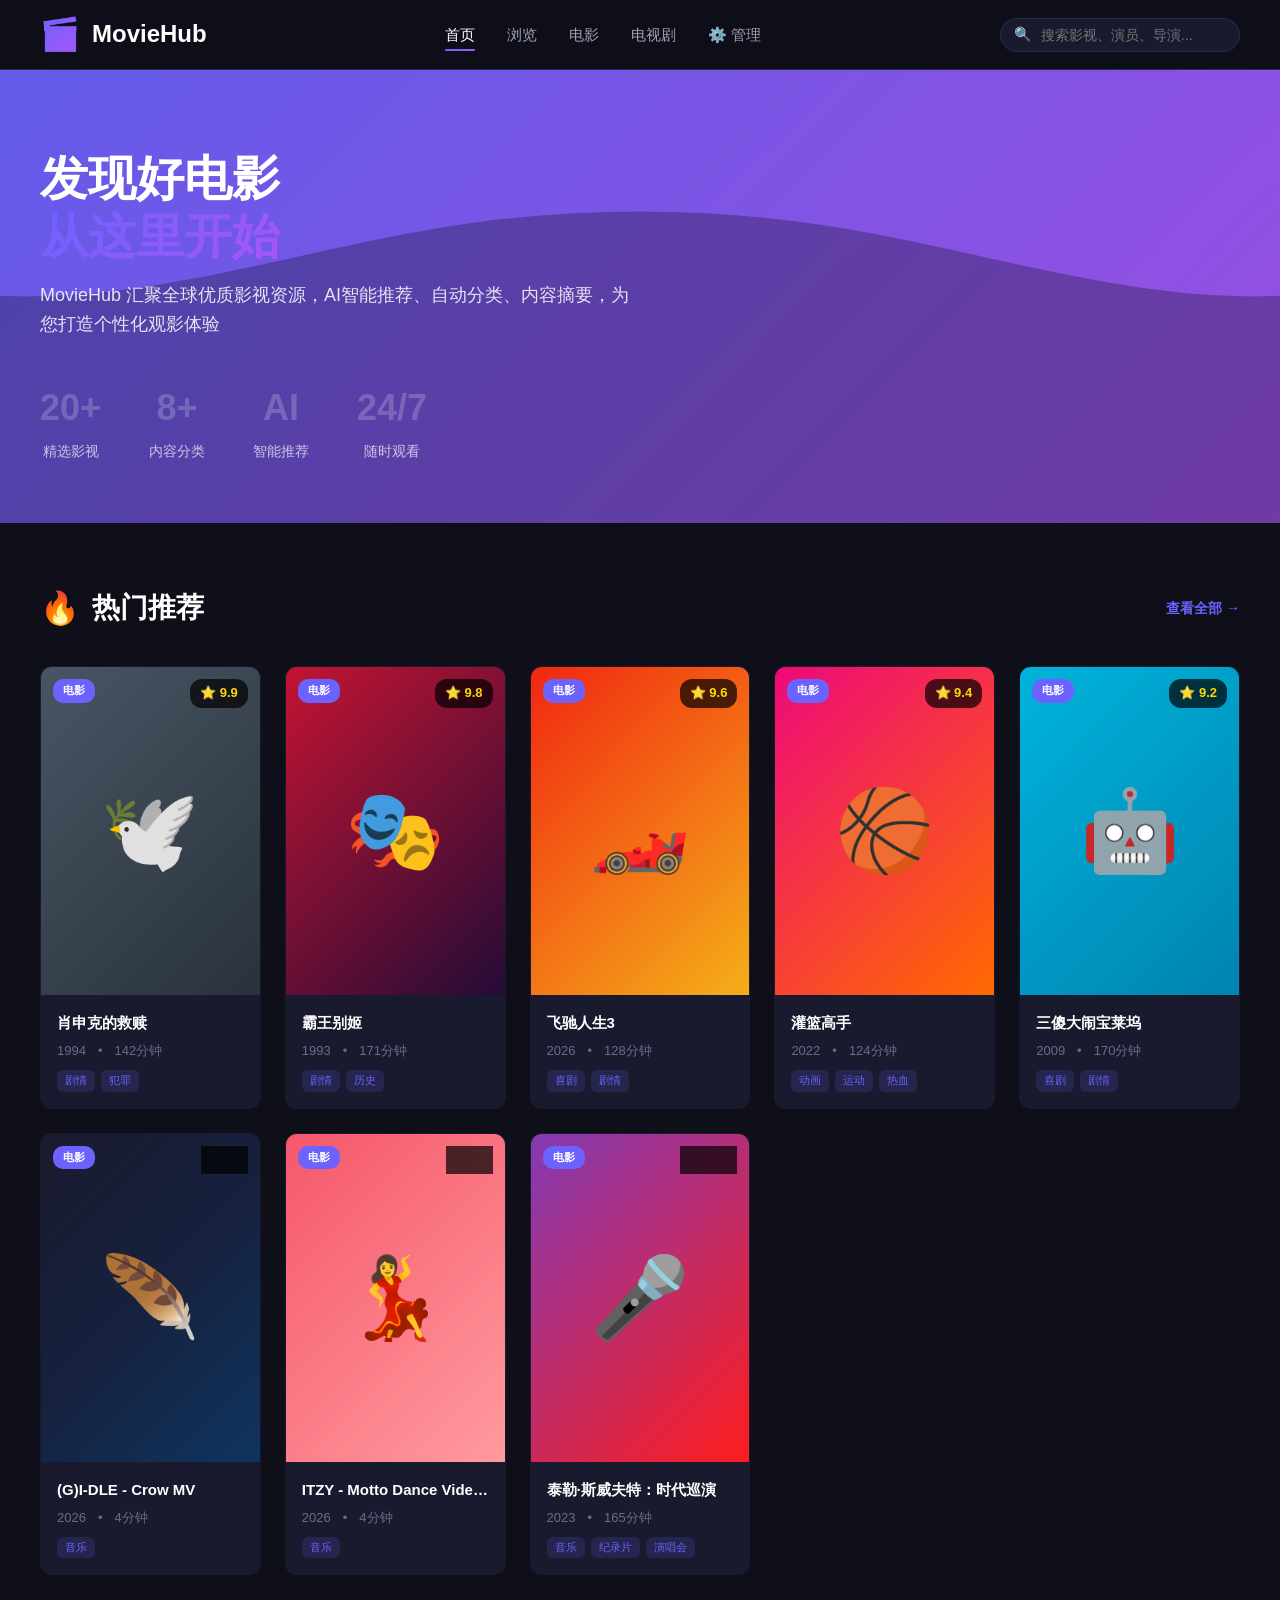
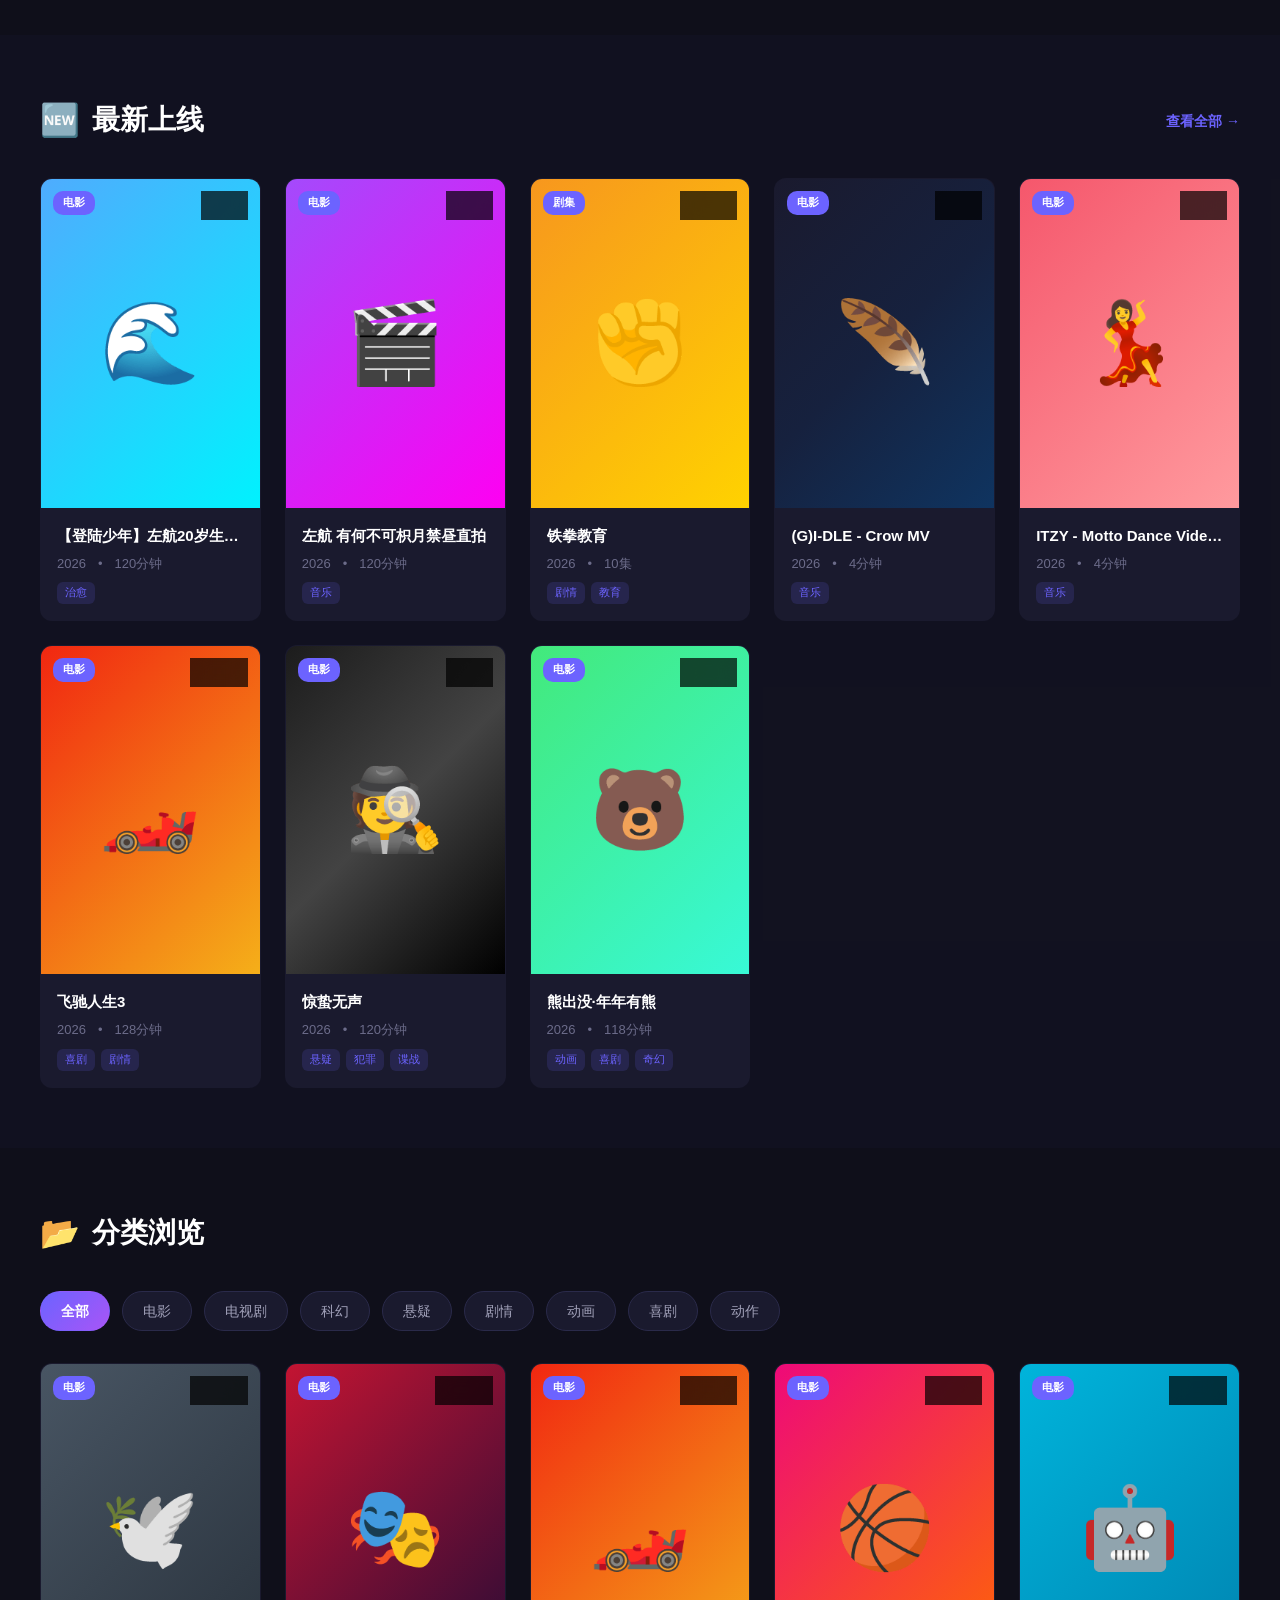
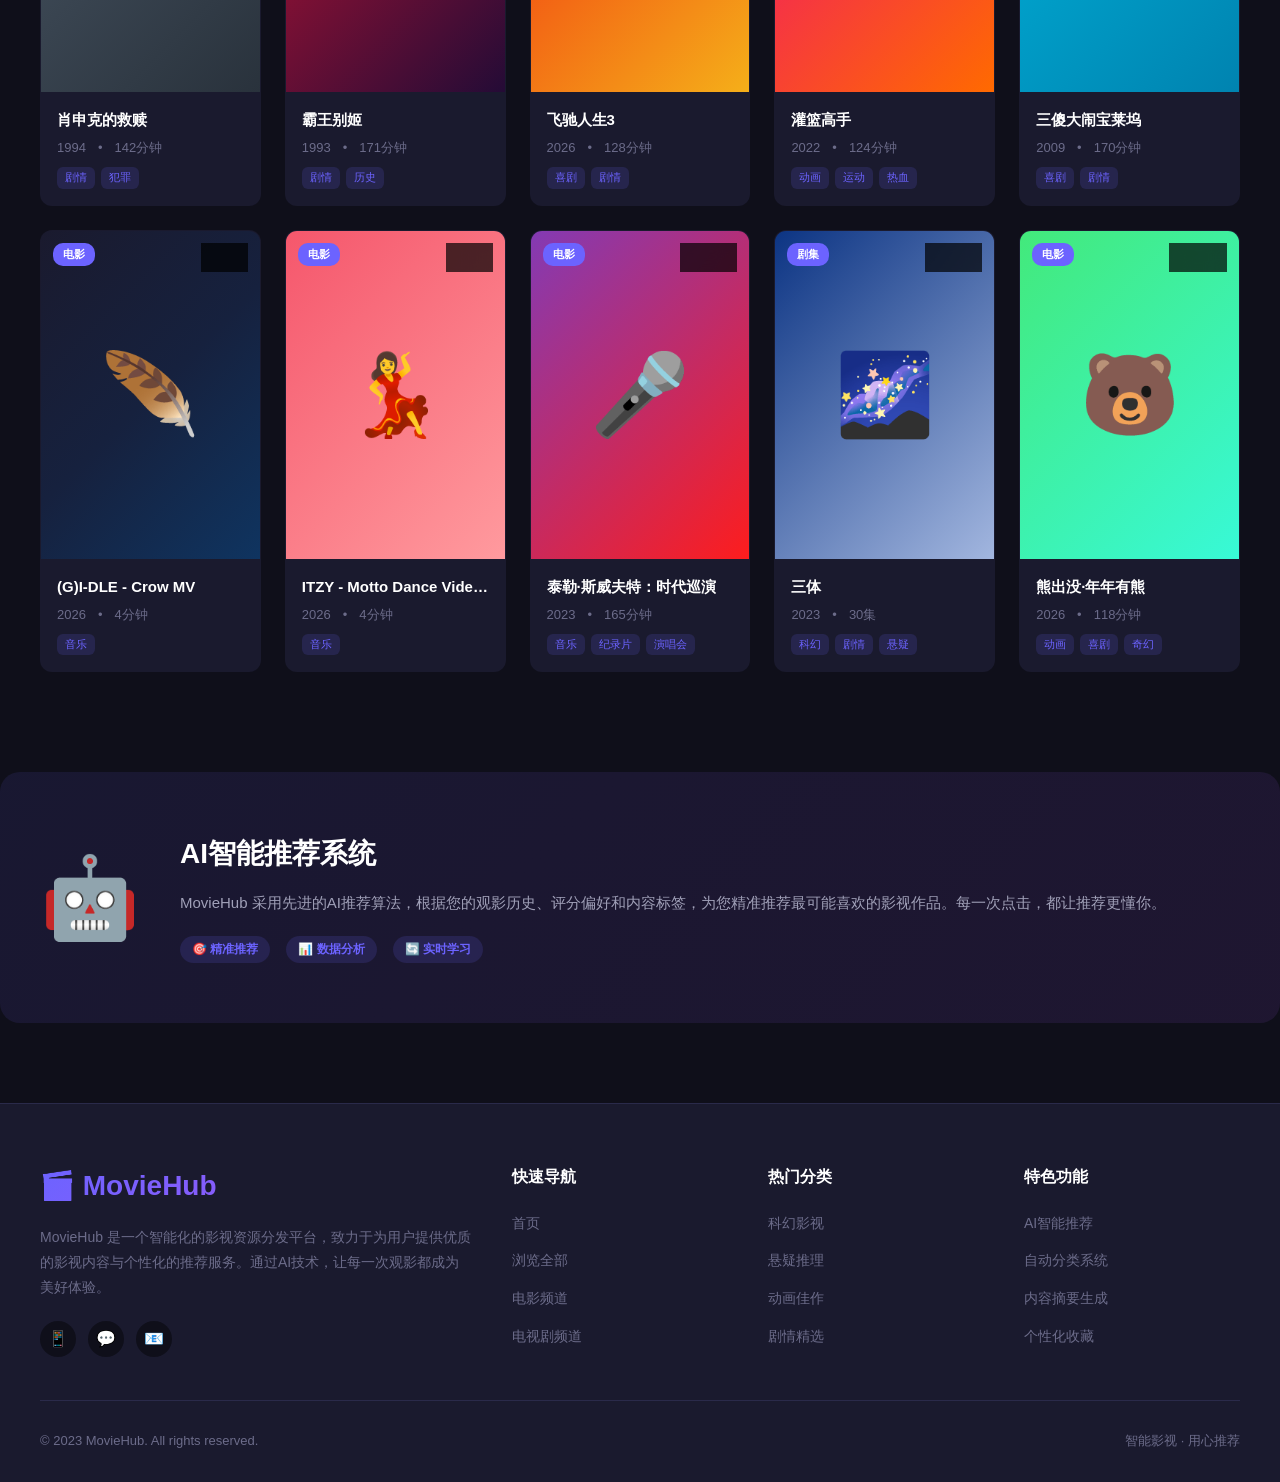
<file: index.html>
<!DOCTYPE html>
<html lang="zh-CN">
<head>
  <meta charset="UTF-8">
  <meta name="viewport" content="width=device-width, initial-scale=1.0">
  <title>MovieHub - 智能影视资源分发平台</title>
  <link rel="stylesheet" href="css/style.css">
  <link rel="icon" href="🎬">
</head>
<body>
  <!-- 导航栏 -->
  <nav class="navbar">
    <a href="index.html" class="nav-brand">
      <span class="logo">🎬</span>
      <span>MovieHub</span>
    </a>
    <ul class="nav-links">
      <li><a href="index.html" class="active">首页</a></li>
      <li><a href="browse.html">浏览</a></li>
      <li><a href="browse.html?type=movie">电影</a></li>
      <li><a href="browse.html?type=tv">电视剧</a></li>
      <li><a href="admin.html">⚙️ 管理</a></li>
    </ul>
    <div class="nav-actions">
      <div class="search-box">
        <span class="search-icon">🔍</span>
        <input type="text" id="searchInput" placeholder="搜索影视、演员、导演...">
      </div>
    </div>
  </nav>

  <!-- Hero区域 -->
  <section class="hero">
    <div class="hero-content">
      <h1>发现好电影<br><span class="text-gradient">从这里开始</span></h1>
      <p>MovieHub 汇聚全球优质影视资源，AI智能推荐、自动分类、内容摘要，为您打造个性化观影体验</p>
      <div class="hero-stats">
        <div class="stat-item">
          <div class="stat-number" id="totalMovies">20+</div>
          <div class="stat-label">精选影视</div>
        </div>
        <div class="stat-item">
          <div class="stat-number">8+</div>
          <div class="stat-label">内容分类</div>
        </div>
        <div class="stat-item">
          <div class="stat-number">AI</div>
          <div class="stat-label">智能推荐</div>
        </div>
        <div class="stat-item">
          <div class="stat-number">24/7</div>
          <div class="stat-label">随时观看</div>
        </div>
      </div>
    </div>
  </section>

  <!-- 热门推荐 -->
  <section class="section">
    <div class="section-header">
      <h2 class="section-title">
        <span class="icon">🔥</span>
        热门推荐
      </h2>
      <a href="browse.html" class="view-all">查看全部 →</a>
    </div>
    <div class="movie-grid" id="trendingGrid"></div>
  </section>

  <!-- 最新上线 -->
  <section class="section" style="background: rgba(26, 26, 46, 0.3);">
    <div class="section-header">
      <h2 class="section-title">
        <span class="icon">🆕</span>
        最新上线
      </h2>
      <a href="browse.html?sort=latest" class="view-all">查看全部 →</a>
    </div>
    <div class="movie-grid" id="latestGrid"></div>
  </section>

  <!-- 分类浏览 -->
  <section class="section">
    <div class="section-header">
      <h2 class="section-title">
        <span class="icon">📂</span>
        分类浏览
      </h2>
    </div>
    <div class="genre-tabs" id="genreTabs">
      <div class="genre-tab active" data-genre="all" onclick="switchGenre('all')">全部</div>
      <div class="genre-tab" data-genre="movie" onclick="switchGenre('movie')">电影</div>
      <div class="genre-tab" data-genre="tv" onclick="switchGenre('tv')">电视剧</div>
      <div class="genre-tab" data-genre="科幻" onclick="switchGenre('科幻')">科幻</div>
      <div class="genre-tab" data-genre="悬疑" onclick="switchGenre('悬疑')">悬疑</div>
      <div class="genre-tab" data-genre="剧情" onclick="switchGenre('剧情')">剧情</div>
      <div class="genre-tab" data-genre="动画" onclick="switchGenre('动画')">动画</div>
      <div class="genre-tab" data-genre="喜剧" onclick="switchGenre('喜剧')">喜剧</div>
      <div class="genre-tab" data-genre="动作" onclick="switchGenre('动作')">动作</div>
    </div>
    <div class="movie-grid" id="movieGrid"></div>
  </section>

  <!-- AI推荐说明 -->
  <section class="section" style="background: linear-gradient(135deg, rgba(108, 99, 255, 0.1) 0%, rgba(168, 85, 247, 0.1) 100%); border-radius: 20px; margin: 40px auto;">
    <div style="display: flex; align-items: center; gap: 40px; flex-wrap: wrap;">
      <div style="font-size: 80px;">🤖</div>
      <div style="flex: 1; min-width: 280px;">
        <h2 style="font-size: 28px; font-weight: 700; margin-bottom: 12px;">AI智能推荐系统</h2>
        <p style="color: var(--text-secondary); font-size: 15px; line-height: 1.8; margin-bottom: 20px;">
          MovieHub 采用先进的AI推荐算法，根据您的观影历史、评分偏好和内容标签，为您精准推荐最可能喜欢的影视作品。每一次点击，都让推荐更懂你。
        </p>
        <div style="display: flex; gap: 16px; flex-wrap: wrap;">
          <span class="badge badge-primary">🎯 精准推荐</span>
          <span class="badge badge-primary">📊 数据分析</span>
          <span class="badge badge-primary">🔄 实时学习</span>
        </div>
      </div>
    </div>
  </section>

  <!-- 页脚 -->
  <footer class="footer">
    <div class="footer-content">
      <div>
        <div class="footer-brand">🎬 MovieHub</div>
        <p class="footer-desc">
          MovieHub 是一个智能化的影视资源分发平台，致力于为用户提供优质的影视内容与个性化的推荐服务。通过AI技术，让每一次观影都成为美好体验。
        </p>
        <div class="footer-social">
          <a href="#" class="social-link">📱</a>
          <a href="#" class="social-link">💬</a>
          <a href="#" class="social-link">📧</a>
        </div>
      </div>
      <div>
        <h4 class="footer-title">快速导航</h4>
        <ul class="footer-links">
          <li><a href="index.html">首页</a></li>
          <li><a href="browse.html">浏览全部</a></li>
          <li><a href="browse.html?type=movie">电影频道</a></li>
          <li><a href="browse.html?type=tv">电视剧频道</a></li>
        </ul>
      </div>
      <div>
        <h4 class="footer-title">热门分类</h4>
        <ul class="footer-links">
          <li><a href="browse.html?genre=科幻">科幻影视</a></li>
          <li><a href="browse.html?genre=悬疑">悬疑推理</a></li>
          <li><a href="browse.html?genre=动画">动画佳作</a></li>
          <li><a href="browse.html?genre=剧情">剧情精选</a></li>
        </ul>
      </div>
      <div>
        <h4 class="footer-title">特色功能</h4>
        <ul class="footer-links">
          <li><a href="#">AI智能推荐</a></li>
          <li><a href="#">自动分类系统</a></li>
          <li><a href="#">内容摘要生成</a></li>
          <li><a href="#">个性化收藏</a></li>
        </ul>
      </div>
    </div>
    <div class="footer-bottom">
      <span>© 2023 MovieHub. All rights reserved.</span>
      <span>智能影视 · 用心推荐</span>
    </div>
  </footer>

  <script src="js/data.js"></script>
  <script src="js/app.js"></script>
  <script>
    // 渲染首页内容
    document.addEventListener('DOMContentLoaded', () => {
      const app = new MovieHubApp();
      window.app = app;

      // 渲染热门推荐
      const trending = getTrending(8);
      const trendingGrid = document.getElementById('trendingGrid');
      if (trendingGrid) {
        trendingGrid.innerHTML = trending.map(item => app.createMovieCard(item)).join('');
        trendingGrid.querySelectorAll('.movie-card').forEach(card => {
          card.addEventListener('click', () => {
            window.location.href = `detail.html?id=${card.dataset.id}`;
          });
        });
      }

      // 渲染最新上线
      const latest = getLatest(8);
      const latestGrid = document.getElementById('latestGrid');
      if (latestGrid) {
        latestGrid.innerHTML = latest.map(item => app.createMovieCard(item)).join('');
        latestGrid.querySelectorAll('.movie-card').forEach(card => {
          card.addEventListener('click', () => {
            window.location.href = `detail.html?id=${card.dataset.id}`;
          });
        });
      }

      // 渲染分类浏览（默认显示全部）
      app.renderMovieGrid('trending');
    });
  </script>
</body>
</html>
</file>
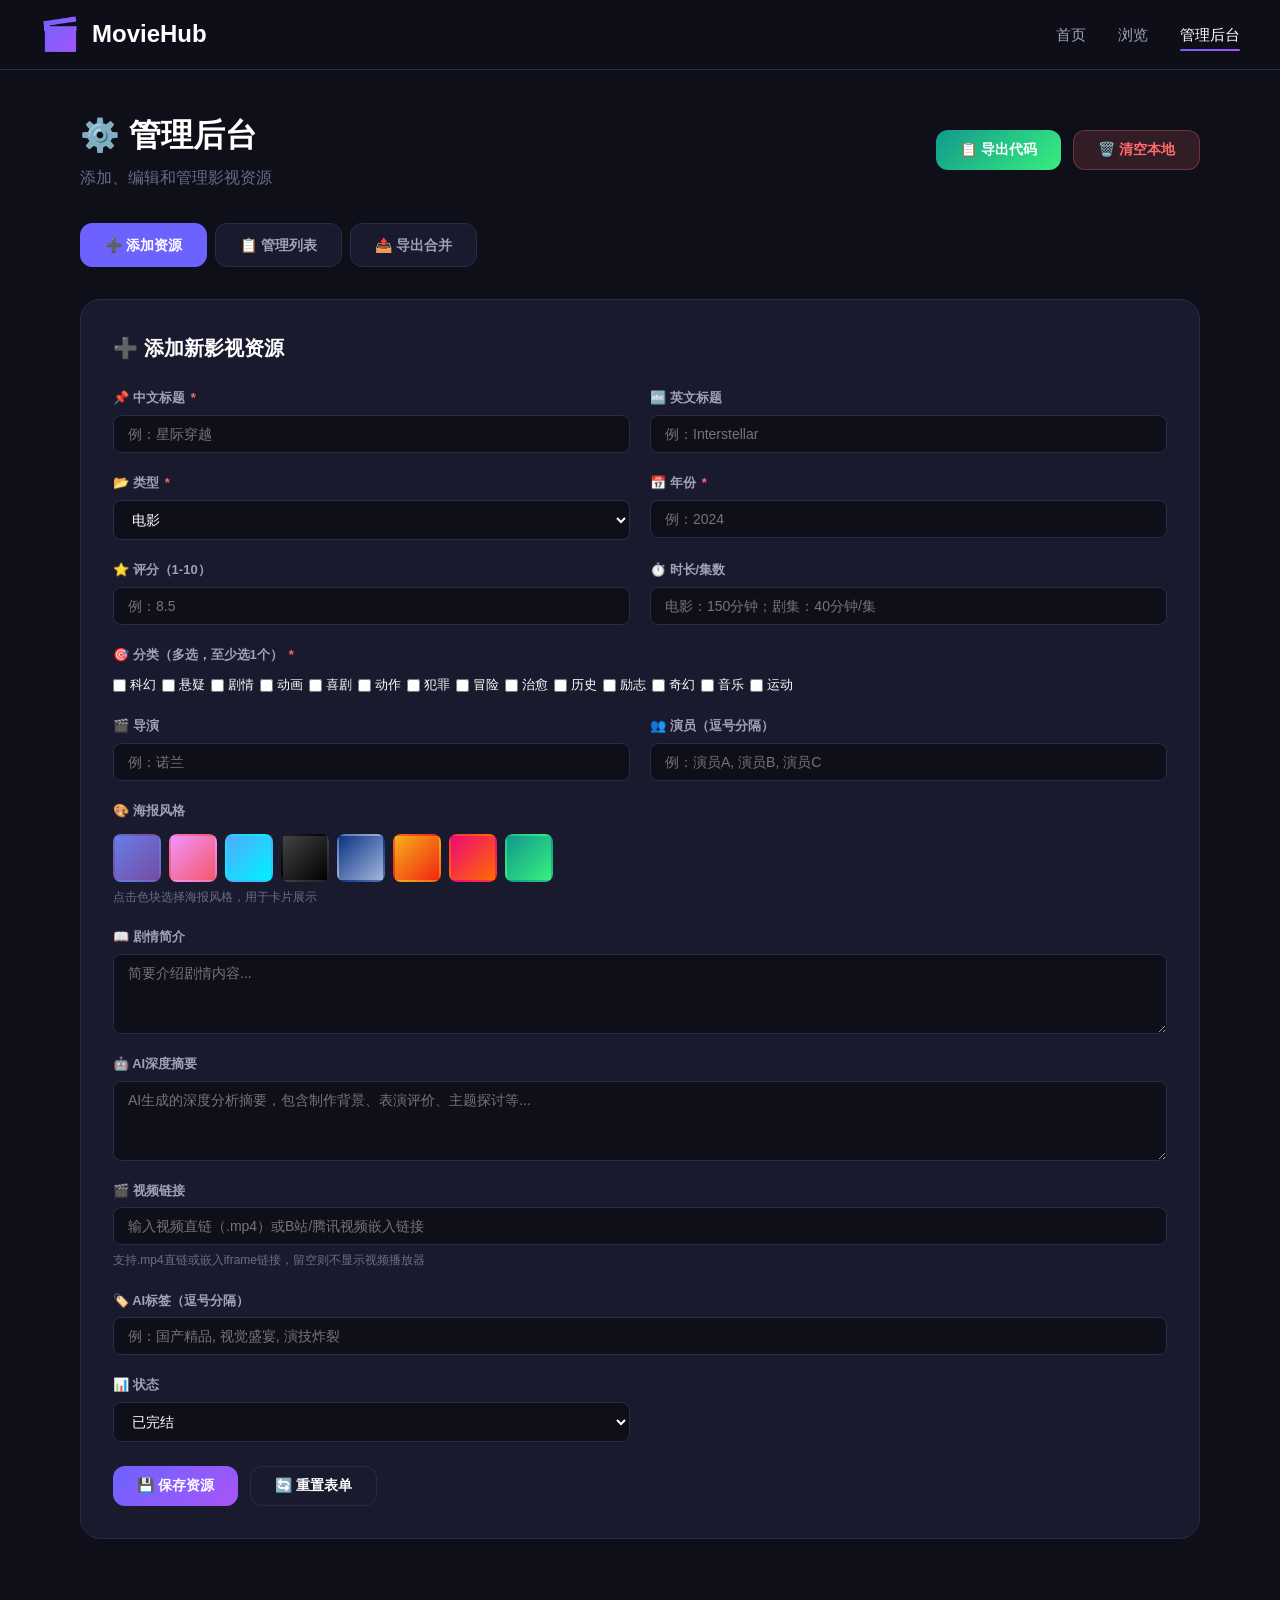
<file: admin.html>
<!DOCTYPE html>
<html lang="zh-CN">
<head>
  <meta charset="UTF-8">
  <meta name="viewport" content="width=device-width, initial-scale=1.0">
  <title>管理后台 - MovieHub</title>
  <link rel="stylesheet" href="css/style.css">
  <style>
    .admin-container {
      margin-top: 70px;
      padding: 40px;
      max-width: 1200px;
      margin-left: auto;
      margin-right: auto;
    }
    .admin-header {
      display: flex; align-items: center; justify-content: space-between;
      margin-bottom: 32px; flex-wrap: wrap; gap: 16px;
    }
    .admin-title { font-size: 32px; font-weight: 800; }
    .admin-actions { display: flex; gap: 12px; }
    .btn {
      padding: 10px 24px; border-radius: 12px; font-size: 14px;
      font-weight: 600; cursor: pointer; border: none; transition: all 0.3s;
      display: flex; align-items: center; gap: 8px;
    }
    .btn-primary { background: var(--gradient-primary); color: white; }
    .btn-primary:hover { transform: translateY(-2px); box-shadow: 0 4px 16px rgba(108,99,255,0.4); }
    .btn-secondary { background: var(--bg-card); color: var(--text-primary); border: 1px solid var(--border-color); }
    .btn-secondary:hover { border-color: var(--primary); }
    .btn-danger { background: rgba(255,107,107,0.15); color: var(--secondary); border: 1px solid rgba(255,107,107,0.3); }
    .btn-danger:hover { background: rgba(255,107,107,0.25); }
    .btn-success { background: linear-gradient(135deg, #11998e, #38ef7d); color: white; }

    .tabs { display: flex; gap: 8px; margin-bottom: 32px; }
    .tab {
      padding: 10px 24px; border-radius: 12px; font-size: 14px; font-weight: 600;
      cursor: pointer; background: var(--bg-card); color: var(--text-secondary);
      border: 1px solid var(--border-color); transition: all 0.3s;
    }
    .tab.active { background: var(--primary); border-color: var(--primary); color: white; }
    .tab:hover:not(.active) { border-color: var(--primary); color: var(--text-primary); }

    .form-panel {
      background: var(--bg-card);
      border: 1px solid var(--border-color);
      border-radius: var(--radius-lg);
      padding: 32px;
      margin-bottom: 32px;
    }
    .form-grid {
      display: grid;
      grid-template-columns: 1fr 1fr;
      gap: 20px;
    }
    .form-group { display: flex; flex-direction: column; gap: 6px; }
    .form-group.full { grid-column: 1 / -1; }
    .form-label {
      font-size: 13px; font-weight: 600; color: var(--text-secondary);
      display: flex; align-items: center; gap: 6px;
    }
    .form-input, .form-textarea, .form-select {
      background: var(--bg-dark); border: 1px solid var(--border-color);
      border-radius: var(--radius-sm); padding: 10px 14px;
      color: var(--text-primary); font-size: 14px; outline: none;
      transition: border-color 0.3s; font-family: inherit;
    }
    .form-input:focus, .form-textarea:focus, .form-select:focus {
      border-color: var(--primary);
      box-shadow: 0 0 0 3px rgba(108,99,255,0.1);
    }
    .form-textarea { resize: vertical; min-height: 80px; }
    .form-hint { font-size: 12px; color: var(--text-muted); }

    .movie-list { display: flex; flex-direction: column; gap: 12px; }
    .movie-list-item {
      background: var(--bg-card); border: 1px solid var(--border-color);
      border-radius: var(--radius-md); padding: 16px 20px;
      display: flex; align-items: center; justify-content: space-between;
      transition: all 0.3s;
    }
    .movie-list-item:hover { border-color: var(--primary); }
    .movie-list-info { display: flex; align-items: center; gap: 16px; flex: 1; min-width: 0; }
    .movie-list-poster {
      width: 48px; height: 48px; border-radius: var(--radius-sm);
      display: flex; align-items: center; justify-content: center;
      font-size: 28px; flex-shrink: 0;
    }
    .movie-list-detail { min-width: 0; }
    .movie-list-title { font-weight: 600; font-size: 15px; margin-bottom: 4px; }
    .movie-list-meta { font-size: 13px; color: var(--text-muted); display: flex; gap: 8px; align-items: center; }
    .movie-list-actions { display: flex; gap: 8px; flex-shrink: 0; }
    .icon-btn {
      width: 36px; height: 36px; border-radius: 8px; border: 1px solid var(--border-color);
      background: var(--bg-dark); color: var(--text-secondary); cursor: pointer;
      display: flex; align-items: center; justify-content: center; font-size: 16px;
      transition: all 0.3s;
    }
    .icon-btn:hover { border-color: var(--primary); color: var(--text-primary); }
    .icon-btn.delete:hover { border-color: var(--secondary); color: var(--secondary); }

    .export-code {
      background: var(--bg-dark); border: 1px solid var(--border-color);
      border-radius: var(--radius-sm); padding: 20px; font-family: monospace;
      font-size: 13px; color: var(--text-secondary); white-space: pre-wrap;
      max-height: 400px; overflow-y: auto; margin-top: 12px;
    }
    .empty-state-admin {
      text-align: center; padding: 60px 20px;
      color: var(--text-muted);
    }
    .badge-local { background: rgba(56,239,125,0.15); color: #38ef7d; font-size: 10px; padding: 2px 6px; border-radius: 4px; margin-left: 6px; }

    .toast {
      position: fixed; bottom: 40px; right: 40px; z-index: 9999;
      background: var(--bg-card); border: 1px solid var(--primary);
      border-radius: var(--radius-md); padding: 16px 24px;
      color: var(--text-primary); font-size: 14px;
      box-shadow: var(--shadow-lg); animation: slideIn 0.3s ease;
    }
    @keyframes slideIn { from { transform: translateX(100%); opacity: 0; } to { transform: translateX(0); opacity: 1; } }
    @media (max-width: 768px) {
      .form-grid { grid-template-columns: 1fr; }
      .movie-list-item { flex-direction: column; gap: 12px; align-items: flex-start; }
      .movie-list-actions { align-self: flex-end; }
    }
  </style>
</head>
<body>
  <nav class="navbar">
    <a href="index.html" class="nav-brand">
      <span class="logo">🎬</span>
      <span>MovieHub</span>
    </a>
    <ul class="nav-links">
      <li><a href="index.html">首页</a></li>
      <li><a href="browse.html">浏览</a></li>
      <li><a href="admin.html" class="active">管理后台</a></li>
    </ul>
  </nav>

  <div class="admin-container">
    <div class="admin-header">
      <div>
        <h1 class="admin-title">⚙️ 管理后台</h1>
        <p style="color: var(--text-muted); margin-top: 4px;">添加、编辑和管理影视资源</p>
      </div>
      <div class="admin-actions">
        <button class="btn btn-success" onclick="exportToCode()">📋 导出代码</button>
        <button class="btn btn-danger" onclick="clearAllLocal()">🗑️ 清空本地</button>
      </div>
    </div>

    <div class="tabs" id="tabs">
      <div class="tab active" onclick="switchTab('add')">➕ 添加资源</div>
      <div class="tab" onclick="switchTab('list')">📋 管理列表</div>
      <div class="tab" onclick="switchTab('export')">📤 导出合并</div>
    </div>

    <!-- Tab 1: 添加表单 -->
    <div id="tab-add" class="tab-content">
      <div class="form-panel">
        <h3 style="font-size: 20px; font-weight: 700; margin-bottom: 24px;">➕ 添加新影视资源</h3>
        <form id="addForm" onsubmit="handleAdd(event)">
          <div class="form-grid">
            <div class="form-group">
              <label class="form-label">📌 中文标题 <span style="color:var(--secondary)">*</span></label>
              <input class="form-input" id="fTitle" placeholder="例：星际穿越" required>
            </div>
            <div class="form-group">
              <label class="form-label">🔤 英文标题</label>
              <input class="form-input" id="fTitleEn" placeholder="例：Interstellar">
            </div>
            <div class="form-group">
              <label class="form-label">📂 类型 <span style="color:var(--secondary)">*</span></label>
              <select class="form-select" id="fType" required>
                <option value="movie">电影</option>
                <option value="tv">电视剧</option>
              </select>
            </div>
            <div class="form-group">
              <label class="form-label">📅 年份 <span style="color:var(--secondary)">*</span></label>
              <input class="form-input" id="fYear" type="number" placeholder="例：2024" min="1900" max="2030" required>
            </div>
            <div class="form-group">
              <label class="form-label">⭐ 评分（1-10）</label>
              <input class="form-input" id="fRating" type="number" placeholder="例：8.5" min="0" max="10" step="0.1">
            </div>
            <div class="form-group">
              <label class="form-label">⏱️ 时长/集数</label>
              <input class="form-input" id="fDuration" placeholder="电影：150分钟；剧集：40分钟/集">
            </div>
            <div class="form-group" style="grid-column: 1 / -1;">
              <label class="form-label">🎯 分类（多选，至少选1个） <span style="color:var(--secondary)">*</span></label>
              <div style="display: flex; gap: 6px; flex-wrap: wrap; margin-top: 4px;" id="genreCheckboxes">
                <label style="display: flex; align-items: center; gap: 4px; font-size: 13px; cursor: pointer;">
                  <input type="checkbox" value="科幻"> 科幻
                </label>
                <label style="display: flex; align-items: center; gap: 4px; font-size: 13px; cursor: pointer;">
                  <input type="checkbox" value="悬疑"> 悬疑
                </label>
                <label style="display: flex; align-items: center; gap: 4px; font-size: 13px; cursor: pointer;">
                  <input type="checkbox" value="剧情"> 剧情
                </label>
                <label style="display: flex; align-items: center; gap: 4px; font-size: 13px; cursor: pointer;">
                  <input type="checkbox" value="动画"> 动画
                </label>
                <label style="display: flex; align-items: center; gap: 4px; font-size: 13px; cursor: pointer;">
                  <input type="checkbox" value="喜剧"> 喜剧
                </label>
                <label style="display: flex; align-items: center; gap: 4px; font-size: 13px; cursor: pointer;">
                  <input type="checkbox" value="动作"> 动作
                </label>
                <label style="display: flex; align-items: center; gap: 4px; font-size: 13px; cursor: pointer;">
                  <input type="checkbox" value="犯罪"> 犯罪
                </label>
                <label style="display: flex; align-items: center; gap: 4px; font-size: 13px; cursor: pointer;">
                  <input type="checkbox" value="冒险"> 冒险
                </label>
                <label style="display: flex; align-items: center; gap: 4px; font-size: 13px; cursor: pointer;">
                  <input type="checkbox" value="治愈"> 治愈
                </label>
                <label style="display: flex; align-items: center; gap: 4px; font-size: 13px; cursor: pointer;">
                  <input type="checkbox" value="历史"> 历史
                </label>
                <label style="display: flex; align-items: center; gap: 4px; font-size: 13px; cursor: pointer;">
                  <input type="checkbox" value="励志"> 励志
                </label>
                <label style="display: flex; align-items: center; gap: 4px; font-size: 13px; cursor: pointer;">
                  <input type="checkbox" value="奇幻"> 奇幻
                </label>
                <label style="display: flex; align-items: center; gap: 4px; font-size: 13px; cursor: pointer;">
                  <input type="checkbox" value="音乐"> 音乐
                </label>
                <label style="display: flex; align-items: center; gap: 4px; font-size: 13px; cursor: pointer;">
                  <input type="checkbox" value="运动"> 运动
                </label>
              </div>
            </div>
            <div class="form-group">
              <label class="form-label">🎬 导演</label>
              <input class="form-input" id="fDirector" placeholder="例：诺兰">
            </div>
            <div class="form-group">
              <label class="form-label">👥 演员（逗号分隔）</label>
              <input class="form-input" id="fCast" placeholder="例：演员A, 演员B, 演员C">
            </div>
            <div class="form-group" style="grid-column: 1 / -1;">
              <label class="form-label">🎨 海报风格</label>
              <div style="display: flex; gap: 8px; flex-wrap: wrap; margin-top: 6px;" id="bgPresets">
                <div style="width:48px;height:48px;border-radius:8px;background:linear-gradient(135deg,#667eea,#764ba2);cursor:pointer;border:2px solid transparent" onclick="selectBg(this,'🚀','linear-gradient(135deg,#667eea,#764ba2)')"></div>
                <div style="width:48px;height:48px;border-radius:8px;background:linear-gradient(135deg,#f093fb,#f5576c);cursor:pointer;border:2px solid transparent" onclick="selectBg(this,'🎭','linear-gradient(135deg,#f093fb,#f5576c)')"></div>
                <div style="width:48px;height:48px;border-radius:8px;background:linear-gradient(135deg,#4facfe,#00f2fe);cursor:pointer;border:2px solid transparent" onclick="selectBg(this,'🌊','linear-gradient(135deg,#4facfe,#00f2fe)')"></div>
                <div style="width:48px;height:48px;border-radius:8px;background:linear-gradient(135deg,#434343,#000);cursor:pointer;border:2px solid transparent" onclick="selectBg(this,'🔫','linear-gradient(135deg,#434343,#000)')"></div>
                <div style="width:48px;height:48px;border-radius:8px;background:linear-gradient(135deg,#0c3483,#a2b6df);cursor:pointer;border:2px solid transparent" onclick="selectBg(this,'🌌','linear-gradient(135deg,#0c3483,#a2b6df)')"></div>
                <div style="width:48px;height:48px;border-radius:8px;background:linear-gradient(135deg,#f5af19,#f12711);cursor:pointer;border:2px solid transparent" onclick="selectBg(this,'🔥','linear-gradient(135deg,#f5af19,#f12711)')"></div>
                <div style="width:48px;height:48px;border-radius:8px;background:linear-gradient(135deg,#ee0979,#ff6a00);cursor:pointer;border:2px solid transparent" onclick="selectBg(this,'🏀','linear-gradient(135deg,#ee0979,#ff6a00)')"></div>
                <div style="width:48px;height:48px;border-radius:8px;background:linear-gradient(135deg,#11998e,#38ef7d);cursor:pointer;border:2px solid transparent" onclick="selectBg(this,'🎬','linear-gradient(135deg,#11998e,#38ef7d)')"></div>
              </div>
              <span class="form-hint">点击色块选择海报风格，用于卡片展示</span>
            </div>
            <div class="form-group full">
              <label class="form-label">📖 剧情简介</label>
              <textarea class="form-textarea" id="fSummary" placeholder="简要介绍剧情内容..." rows="2"></textarea>
            </div>
            <div class="form-group full">
              <label class="form-label">🤖 AI深度摘要</label>
              <textarea class="form-textarea" id="fAiSummary" placeholder="AI生成的深度分析摘要，包含制作背景、表演评价、主题探讨等..." rows="3"></textarea>
            </div>
            <div class="form-group full">
              <label class="form-label">🎬 视频链接</label>
              <input class="form-input" id="fVideoUrl" placeholder="输入视频直链（.mp4）或B站/腾讯视频嵌入链接">
              <span class="form-hint">支持.mp4直链或嵌入iframe链接，留空则不显示视频播放器</span>
            </div>
            <div class="form-group full">
              <label class="form-label">🏷️ AI标签（逗号分隔）</label>
              <input class="form-input" id="fTags" placeholder="例：国产精品, 视觉盛宴, 演技炸裂">
            </div>
            <div class="form-group" id="episodeGroup" style="display:none;">
              <label class="form-label">📺 集数</label>
              <input class="form-input" id="fEpisodes" type="number" placeholder="例：40">
            </div>
            <div class="form-group">
              <label class="form-label">📊 状态</label>
              <select class="form-select" id="fStatus">
                <option value="已完结">已完结</option>
                <option value="更新中">更新中</option>
                <option value="待上线">待上线</option>
              </select>
            </div>
          </div>
          <div style="margin-top: 24px; display: flex; gap: 12px;">
            <button type="submit" class="btn btn-primary" id="submitBtn">💾 保存资源</button>
            <button type="button" class="btn btn-secondary" onclick="resetForm()">🔄 重置表单</button>
          </div>
        </form>
      </div>
    </div>

    <!-- Tab 2: 管理列表 -->
    <div id="tab-list" class="tab-content" style="display: none;">
      <div class="form-panel">
        <div style="display: flex; justify-content: space-between; align-items: center; margin-bottom: 20px;">
          <h3 style="font-size: 20px; font-weight: 700;">📋 本地影视资源</h3>
          <span class="form-hint" id="listCount">共 0 部</span>
        </div>
        <div class="movie-list" id="movieList">
          <div class="empty-state-admin">
            <div style="font-size: 48px;">📭</div>
            <p>还没有添加任何本地影视资源</p>
          </div>
        </div>
      </div>
    </div>

    <!-- Tab 3: 导出 -->
    <div id="tab-export" class="tab-content" style="display: none;">
      <div class="form-panel">
        <h3 style="font-size: 20px; font-weight: 700; margin-bottom: 16px;">📤 导出数据</h3>
        <p style="color: var(--text-muted); margin-bottom: 20px;">
          将本地添加的影视资源导出为 JavaScript 代码，复制后粘贴到 <code style="background:var(--bg-dark);padding:2px 8px;border-radius:4px;">js/data.js</code> 文件的数组中，重新部署后所有用户可见。
        </p>
        <div class="export-code" id="exportCode">
          点击"导出代码"按钮生成...
        </div>
        <div style="margin-top: 16px; display: flex; gap: 12px;">
          <button class="btn btn-primary" onclick="copyExport()">📋 复制代码</button>
          <button class="btn btn-secondary" onclick="exportToCode()">🔄 重新生成</button>
        </div>
      </div>
    </div>
  </div>

  <script src="js/data.js"></script>
  <script>
    // 本地存储键名
    const STORAGE_KEY = 'moviehub_custom_data';

    // 当前选中的海报风格
    let selectedPoster = '🎬';
    let selectedBg = 'linear-gradient(135deg, #11998e, #38ef7d)';

    // 获取本地数据
    function getLocalData() {
      try {
        const data = localStorage.getItem(STORAGE_KEY);
        return data ? JSON.parse(data) : [];
      } catch(e) {
        return [];
      }
    }

    // 保存本地数据
    function saveLocalData(data) {
      localStorage.setItem(STORAGE_KEY, JSON.stringify(data));
    }

    // 生成唯一ID
    function generateId() {
      const local = getLocalData();
      const maxLocal = local.length > 0 ? Math.max(...local.map(m => m.id)) : 1000;
      const maxBuiltin = Math.max(...movieDatabase.map(m => m.id));
      return Math.max(maxLocal, maxBuiltin) + 1;
    }

    // 选择海报风格
    function selectBg(el, emoji, bg) {
      selectedPoster = emoji;
      selectedBg = bg;
      document.querySelectorAll('#bgPresets > div').forEach(d => d.style.borderColor = 'transparent');
      el.style.borderColor = 'var(--primary)';
    }

    // 切换Tab
    function switchTab(name) {
      document.querySelectorAll('.tab').forEach(t => t.classList.remove('active'));
      document.querySelectorAll('.tab-content').forEach(c => c.style.display = 'none');
      document.querySelector('.tab[onclick*="' + name + '"]').classList.add('active');
      document.getElementById('tab-' + name).style.display = 'block';

      if (name === 'list') renderMovieList();
      if (name === 'export') exportToCode();
    }

    // 类型切换时显示/隐藏集数
    document.addEventListener('DOMContentLoaded', () => {
      const typeSelect = document.getElementById('fType');
      const episodeGroup = document.getElementById('episodeGroup');
      if (typeSelect && episodeGroup) {
        typeSelect.addEventListener('change', () => {
          episodeGroup.style.display = typeSelect.value === 'tv' ? 'flex' : 'none';
        });
      }
    });

    // 处理添加
    function handleAdd(e) {
      e.preventDefault();

      const title = document.getElementById('fTitle').value.trim();
      if (!title) {
        showToast('请填写影视标题！', 'error');
        document.getElementById('fTitle').focus();
        return;
      }

      const genres = Array.from(document.querySelectorAll('#genreCheckboxes input:checked')).map(cb => cb.value);
      if (genres.length === 0) {
        showToast('请至少选择一个分类（勾选下面的类型标签）', 'error');
        return;
      }

      const type = document.getElementById('fType').value;
      const movie = {
        id: generateId(),
        title: title,
        titleEn: document.getElementById('fTitleEn').value.trim() || title,
        type: type,
        year: parseInt(document.getElementById('fYear').value) || 2024,
        genres: genres,
        rating: parseFloat(document.getElementById('fRating').value) || 7.0,
        duration: document.getElementById('fDuration').value.trim() || (type === 'movie' ? '120分钟' : '45分钟/集'),
        director: document.getElementById('fDirector').value.trim() || '未知',
        cast: document.getElementById('fCast').value.split(',').map(s => s.trim()).filter(Boolean),
        poster: selectedPoster,
        backdrop: selectedBg,
        posterBg: selectedBg,
        summary: document.getElementById('fSummary').value.trim() || '暂无简介',
        aiSummary: document.getElementById('fAiSummary').value.trim() || '暂无AI摘要',
        tags: document.getElementById('fTags').value.split(',').map(s => s.trim()).filter(Boolean),
        episodes: type === 'tv' ? (parseInt(document.getElementById('fEpisodes').value) || null) : null,
        status: document.getElementById('fStatus').value,
        videoUrl: document.getElementById('fVideoUrl').value.trim() || '',
        videoType: document.getElementById('fVideoUrl').value.includes('bilibili') || document.getElementById('fVideoUrl').value.includes('embed') ? 'iframe' : 'url'
      };

      try {
        const localData = getLocalData();
        localData.push(movie);
        saveLocalData(localData);
        showToast(`✅《${movie.title}》添加成功！已存到本地（共${localData.length}部）`, 'success');
        resetForm();
        console.log('[MovieHub] 保存成功:', movie.title, '当前本地数据量:', localData.length);
      } catch(err) {
        showToast('保存失败：' + err.message, 'error');
        console.error('[MovieHub] 保存失败:', err);
      }
    }

    // 重置表单
    function resetForm() {
      document.getElementById('addForm').reset();
      selectedPoster = '🎬';
      selectedBg = 'linear-gradient(135deg, #11998e, #38ef7d)';
      document.querySelectorAll('#bgPresets > div').forEach(d => d.style.borderColor = 'transparent');
      document.getElementById('episodeGroup').style.display = 'none';
    }

    // 渲染管理列表
    function renderMovieList() {
      const localData = getLocalData();
      const listEl = document.getElementById('movieList');
      document.getElementById('listCount').textContent = `共 ${localData.length} 部`;

      if (localData.length === 0) {
        listEl.innerHTML = '<div class="empty-state-admin"><div style="font-size:48px;">📭</div><p>还没有添加任何本地影视资源</p></div>';
        return;
      }

      listEl.innerHTML = localData.map(m => `
        <div class="movie-list-item">
          <div class="movie-list-info">
            <div class="movie-list-poster" style="background:${m.posterBg};">${m.poster}</div>
            <div class="movie-list-detail">
              <div class="movie-list-title">${m.title} <span class="badge-local">本地</span></div>
              <div class="movie-list-meta">
                <span>${m.type === 'movie' ? '电影' : '剧集'}</span>
                <span>·</span>
                <span>${m.year}</span>
                <span>·</span>
                <span>${m.genres.join('/')}</span>
                <span>·</span>
                <span>⭐${m.rating}</span>
              </div>
            </div>
          </div>
          <div class="movie-list-actions">
            <button class="icon-btn delete" onclick="deleteMovie(${m.id})" title="删除">🗑️</button>
          </div>
        </div>
      `).join('');
    }

    // 删除影片
    function deleteMovie(id) {
      if (!confirm('确定要删除这部影视资源吗？')) return;
      let localData = getLocalData();
      localData = localData.filter(m => m.id !== id);
      saveLocalData(localData);
      renderMovieList();
      showToast('已删除', 'success');
    }

    // 清空所有本地数据
    function clearAllLocal() {
      if (!confirm('确定要清空所有本地添加的影视资源吗？此操作不可恢复！')) return;
      localStorage.removeItem(STORAGE_KEY);
      renderMovieList();
      showToast('已清空所有本地数据', 'success');
    }

    // 导出为代码
    function exportToCode() {
      const localData = getLocalData();
      const codeEl = document.getElementById('exportCode');

      if (localData.length === 0) {
        codeEl.textContent = '// 暂无本地数据可导出';
        return;
      }

      const codeLines = ['// 从管理后台导出的影视数据\n'];
      localData.forEach((m, i) => {
        const obj = JSON.stringify(m, null, 2)
          .replace(/"([^"]+)":/g, '$1:')
          .replace(/: "([^"]*)"/g, ": '$1'")
          .replace(/:\s*\[([^\]]*)\]/g, (match) => {
            return match.replace(/'/g, '"');
          })
          .replace(/\n/g, '\n  ');
        codeLines.push(`  ${JSON.stringify(m, null, 2)},`);
      });

      // 用更好的格式输出
      const formatted = '[\n' + localData.map(m => {
        const castStr = m.cast && m.cast.length > 0
          ? '[' + m.cast.map(c => `"${c}"`).join(', ') + ']'
          : '[]';
        const tagsStr = m.tags && m.tags.length > 0
          ? '[' + m.tags.map(t => `"${t}"`).join(', ') + ']'
          : '[]';
        const genresStr = '[' + m.genres.map(g => `"${g}"`).join(', ') + ']';
        const titleEn = m.titleEn || m.title;

        return `  {
    id: ${m.id},
    title: "${m.title}",
    titleEn: "${titleEn}",
    type: "${m.type}",
    year: ${m.year},
    genres: ${genresStr},
    rating: ${m.rating},
    duration: "${m.duration}",
    director: "${m.director}",
    cast: ${castStr},
    poster: "${m.poster}",
    backdrop: "${m.backdrop}",
    posterBg: "${m.posterBg}",
    summary: "${m.summary.replace(/"/g, '\\"')}",
    aiSummary: "${m.aiSummary.replace(/"/g, '\\"')}",
    tags: ${tagsStr},
    episodes: ${m.episodes || 'null'},
    status: "${m.status}",
    videoUrl: "${m.videoUrl || ''}",
    videoType: "${m.videoType || 'url'}"
  }`;
      }).join(',\n') + '\n]';

      codeEl.textContent = formatted;
    }

    // 复制导出代码
    function copyExport() {
      const code = document.getElementById('exportCode').textContent;
      if (!code || code.includes('暂无')) return;
      navigator.clipboard.writeText(code).then(() => {
        showToast('📋 已复制到剪贴板！粘贴到 data.js 中即可', 'success');
      }).catch(() => {
        // fallback
        const textarea = document.createElement('textarea');
        textarea.value = code;
        document.body.appendChild(textarea);
        textarea.select();
        document.execCommand('copy');
        document.body.removeChild(textarea);
        showToast('📋 已复制到剪贴板！', 'success');
      });
    }

    // Toast提示
    function showToast(message) {
      const existing = document.querySelector('.toast');
      if (existing) existing.remove();
      const toast = document.createElement('div');
      toast.className = 'toast';
      toast.textContent = message;
      document.body.appendChild(toast);
      setTimeout(() => toast.remove(), 3000);
    }
  </script>
</body>
</html>
</file>
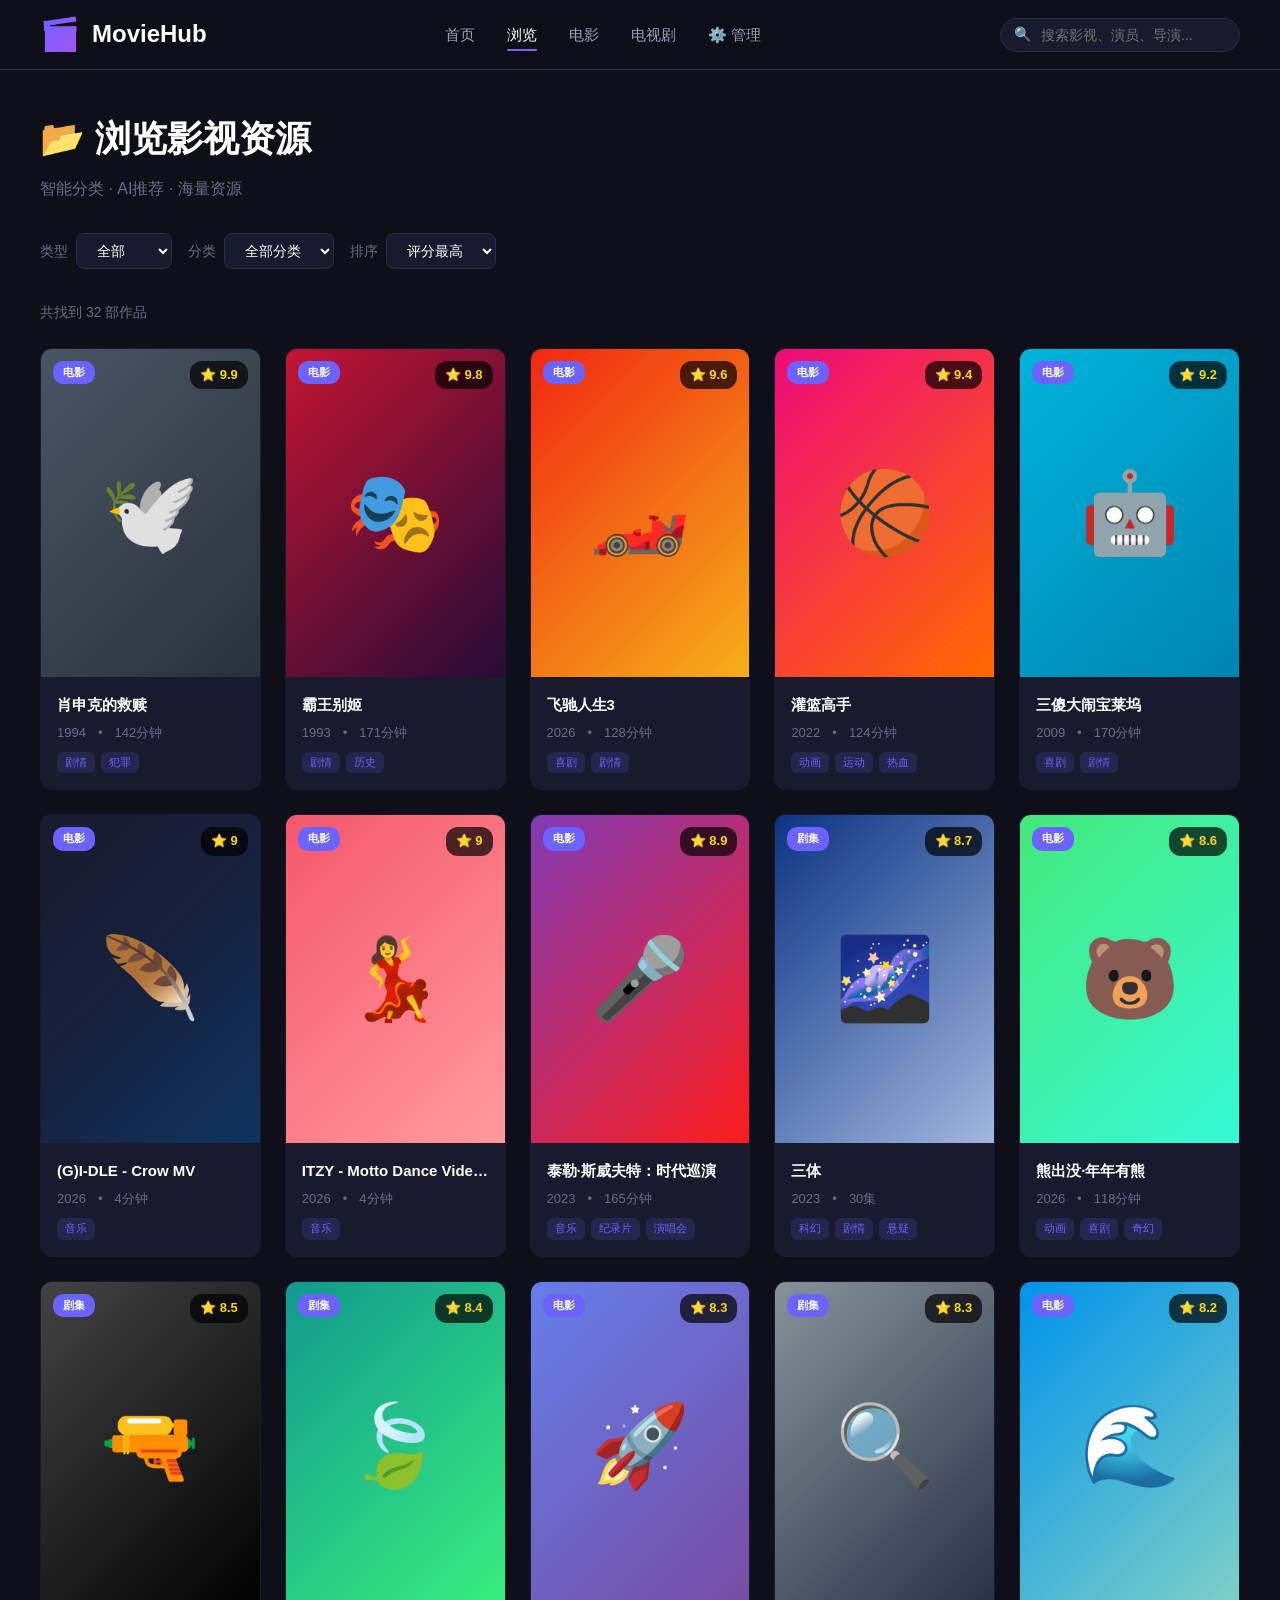
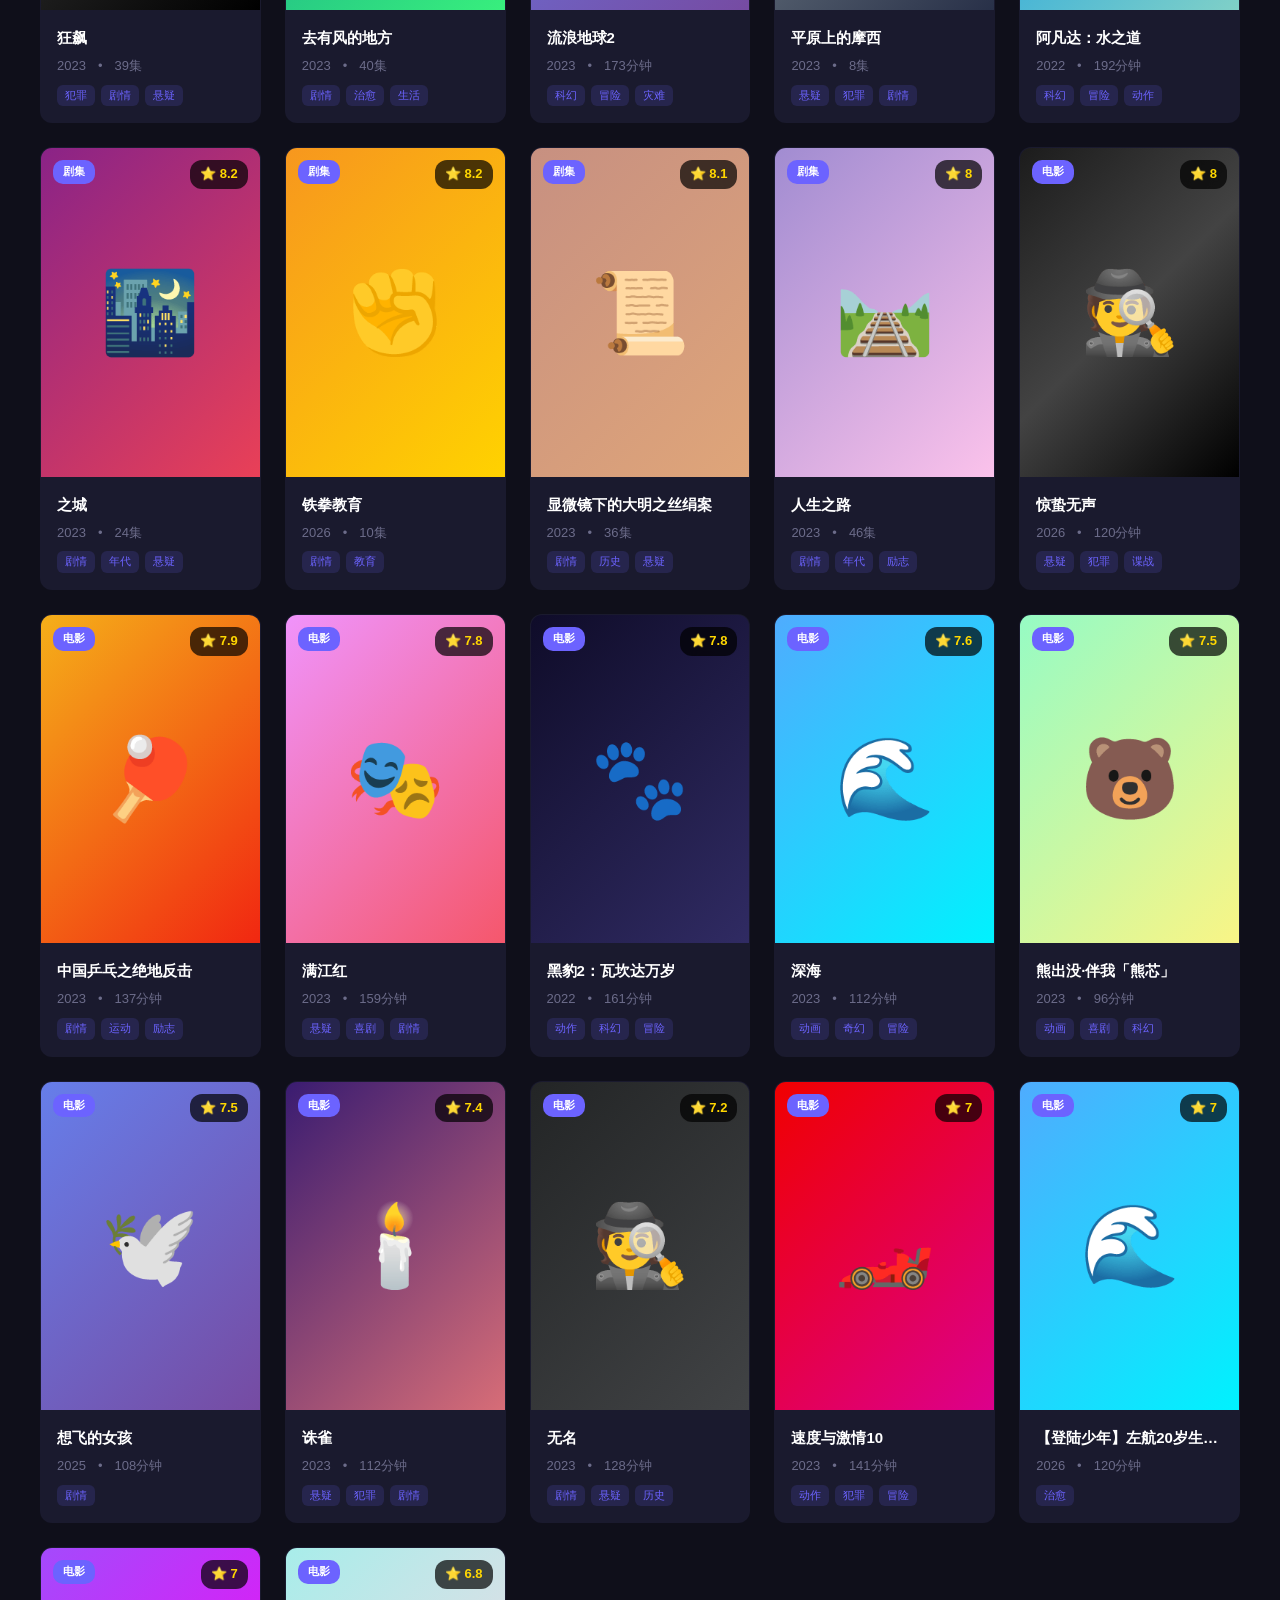
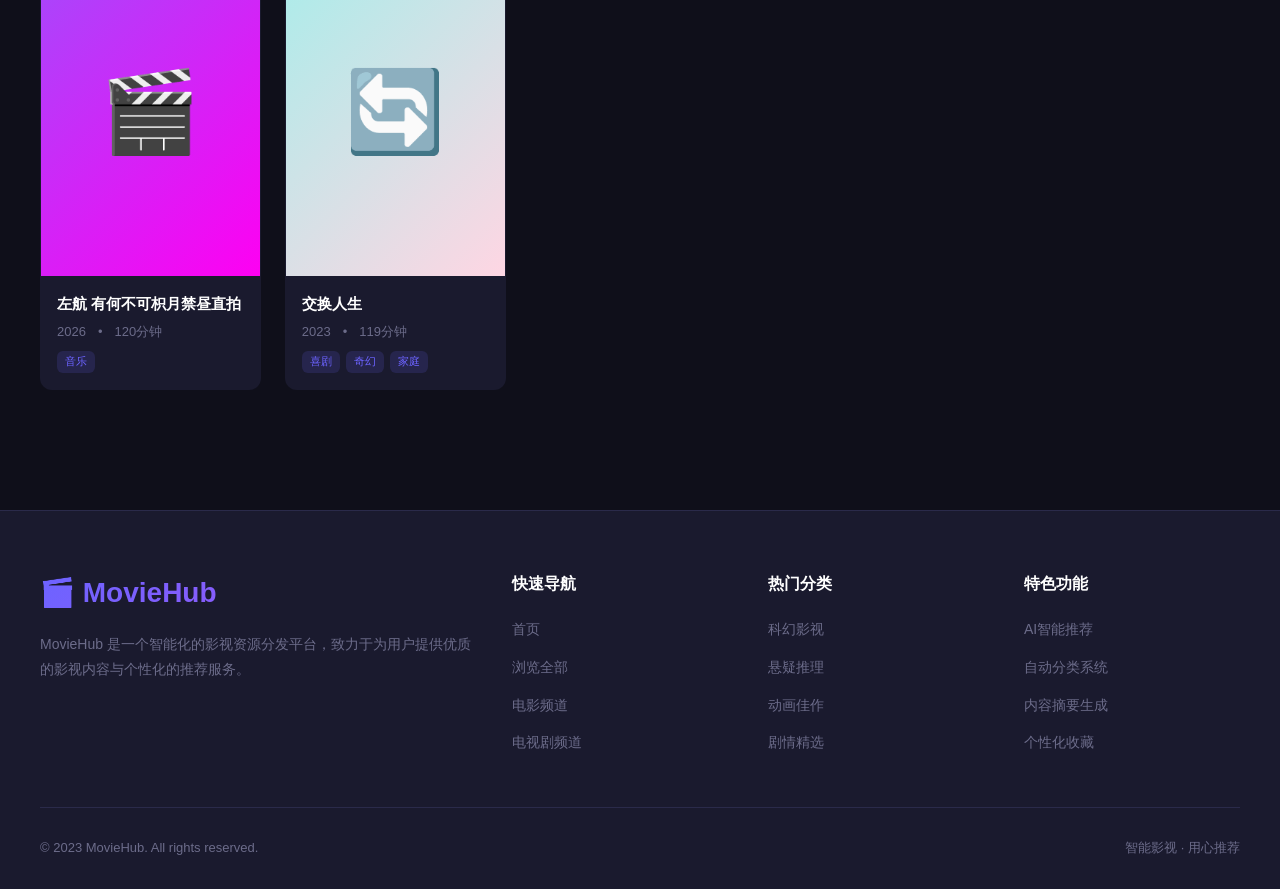
<file: browse.html>
<!DOCTYPE html>
<html lang="zh-CN">
<head>
  <meta charset="UTF-8">
  <meta name="viewport" content="width=device-width, initial-scale=1.0">
  <title>浏览影视 - MovieHub</title>
  <link rel="stylesheet" href="css/style.css">
  <link rel="icon" href="🎬">
</head>
<body>
  <!-- 导航栏 -->
  <nav class="navbar">
    <a href="index.html" class="nav-brand">
      <span class="logo">🎬</span>
      <span>MovieHub</span>
    </a>
    <ul class="nav-links">
      <li><a href="index.html">首页</a></li>
      <li><a href="browse.html" class="active">浏览</a></li>
      <li><a href="browse.html?type=movie">电影</a></li>
      <li><a href="browse.html?type=tv">电视剧</a></li>
      <li><a href="admin.html">⚙️ 管理</a></li>
    </ul>
    <div class="nav-actions">
      <div class="search-box">
        <span class="search-icon">🔍</span>
        <input type="text" id="searchInput" placeholder="搜索影视、演员、导演...">
      </div>
    </div>
  </nav>

  <!-- 浏览页面主体 -->
  <div class="browse-page">
    <h1 style="font-size: 36px; font-weight: 800; margin-bottom: 8px;">📂 浏览影视资源</h1>
    <p style="color: var(--text-muted); font-size: 16px; margin-bottom: 32px;">
      智能分类 · AI推荐 · 海量资源
    </p>

    <!-- 筛选器 -->
    <div class="browse-filters">
      <div class="filter-group">
        <span class="filter-label">类型</span>
        <select class="filter-select" id="typeFilter" onchange="applyFilters()">
          <option value="all">全部</option>
          <option value="movie">电影</option>
          <option value="tv">电视剧</option>
        </select>
      </div>
      <div class="filter-group">
        <span class="filter-label">分类</span>
        <select class="filter-select" id="genreFilter" onchange="applyFilters()">
          <option value="all">全部分类</option>
          <option value="科幻">科幻</option>
          <option value="悬疑">悬疑</option>
          <option value="剧情">剧情</option>
          <option value="动画">动画</option>
          <option value="喜剧">喜剧</option>
          <option value="动作">动作</option>
          <option value="犯罪">犯罪</option>
          <option value="治愈">治愈</option>
          <option value="历史">历史</option>
          <option value="励志">励志</option>
        </select>
      </div>
      <div class="filter-group">
        <span class="filter-label">排序</span>
        <select class="filter-select" id="sortFilter" onchange="applyFilters()">
          <option value="rating">评分最高</option>
          <option value="year">最新上线</option>
          <option value="title">名称A-Z</option>
        </select>
      </div>
    </div>

    <!-- 结果信息 -->
    <div class="browse-results-info" id="resultsInfo">
      正在加载...
    </div>

    <!-- 影视网格 -->
    <div class="movie-grid" id="movieGrid"></div>
  </div>

  <!-- 页脚 -->
  <footer class="footer">
    <div class="footer-content">
      <div>
        <div class="footer-brand">🎬 MovieHub</div>
        <p class="footer-desc">
          MovieHub 是一个智能化的影视资源分发平台，致力于为用户提供优质的影视内容与个性化的推荐服务。
        </p>
      </div>
      <div>
        <h4 class="footer-title">快速导航</h4>
        <ul class="footer-links">
          <li><a href="index.html">首页</a></li>
          <li><a href="browse.html">浏览全部</a></li>
          <li><a href="browse.html?type=movie">电影频道</a></li>
          <li><a href="browse.html?type=tv">电视剧频道</a></li>
        </ul>
      </div>
      <div>
        <h4 class="footer-title">热门分类</h4>
        <ul class="footer-links">
          <li><a href="browse.html?genre=科幻">科幻影视</a></li>
          <li><a href="browse.html?genre=悬疑">悬疑推理</a></li>
          <li><a href="browse.html?genre=动画">动画佳作</a></li>
          <li><a href="browse.html?genre=剧情">剧情精选</a></li>
        </ul>
      </div>
      <div>
        <h4 class="footer-title">特色功能</h4>
        <ul class="footer-links">
          <li><a href="#">AI智能推荐</a></li>
          <li><a href="#">自动分类系统</a></li>
          <li><a href="#">内容摘要生成</a></li>
          <li><a href="#">个性化收藏</a></li>
        </ul>
      </div>
    </div>
    <div class="footer-bottom">
      <span>© 2023 MovieHub. All rights reserved.</span>
      <span>智能影视 · 用心推荐</span>
    </div>
  </footer>

  <script src="js/data.js"></script>
  <script src="js/app.js"></script>
  <script>
    // 浏览页面逻辑
    let browseData = getAllMovies();

    function applyFilters() {
      const typeFilter = document.getElementById('typeFilter').value;
      const genreFilter = document.getElementById('genreFilter').value;
      const sortFilter = document.getElementById('sortFilter').value;

      // 应用筛选
      let filtered = getAllMovies();

      if (typeFilter !== 'all') {
        filtered = filtered.filter(item => item.type === typeFilter);
      }

      if (genreFilter !== 'all') {
        filtered = filtered.filter(item => item.genres.includes(genreFilter));
      }

      // 应用排序
      switch(sortFilter) {
        case 'rating':
          filtered.sort((a, b) => b.rating - a.rating);
          break;
        case 'year':
          filtered.sort((a, b) => b.year - a.year);
          break;
        case 'title':
          filtered.sort((a, b) => a.title.localeCompare(b.title, 'zh'));
          break;
      }

      browseData = filtered;
      renderBrowseGrid();
    }

    function renderBrowseGrid() {
      const grid = document.getElementById('movieGrid');
      const info = document.getElementById('resultsInfo');

      if (!grid) return;

      info.textContent = `共找到 ${browseData.length} 部作品`;

      if (browseData.length === 0) {
        grid.innerHTML = `
          <div class="empty-state" style="grid-column: 1/-1;">
            <div class="icon">🎬</div>
            <p>该分类下暂无内容</p>
          </div>
        `;
        return;
      }

      const app = window.app || new MovieHubApp();
      grid.innerHTML = browseData.map(item => app.createMovieCard(item)).join('');

      grid.querySelectorAll('.movie-card').forEach(card => {
        card.addEventListener('click', () => {
          window.location.href = `detail.html?id=${card.dataset.id}`;
        });
      });
    }

    // 页面加载
    document.addEventListener('DOMContentLoaded', () => {
      window.app = new MovieHubApp();

      // 解析URL参数
      const urlParams = new URLSearchParams(window.location.search);
      const typeParam = urlParams.get('type');
      const genreParam = urlParams.get('genre');
      const sortParam = urlParams.get('sort');

      if (typeParam) {
        document.getElementById('typeFilter').value = typeParam;
      }
      if (genreParam) {
        document.getElementById('genreFilter').value = genreParam;
      }
      if (sortParam) {
        document.getElementById('sortFilter').value = sortParam;
      }

      // 应用筛选
      applyFilters();
    });
  </script>
</body>
</html>
</file>
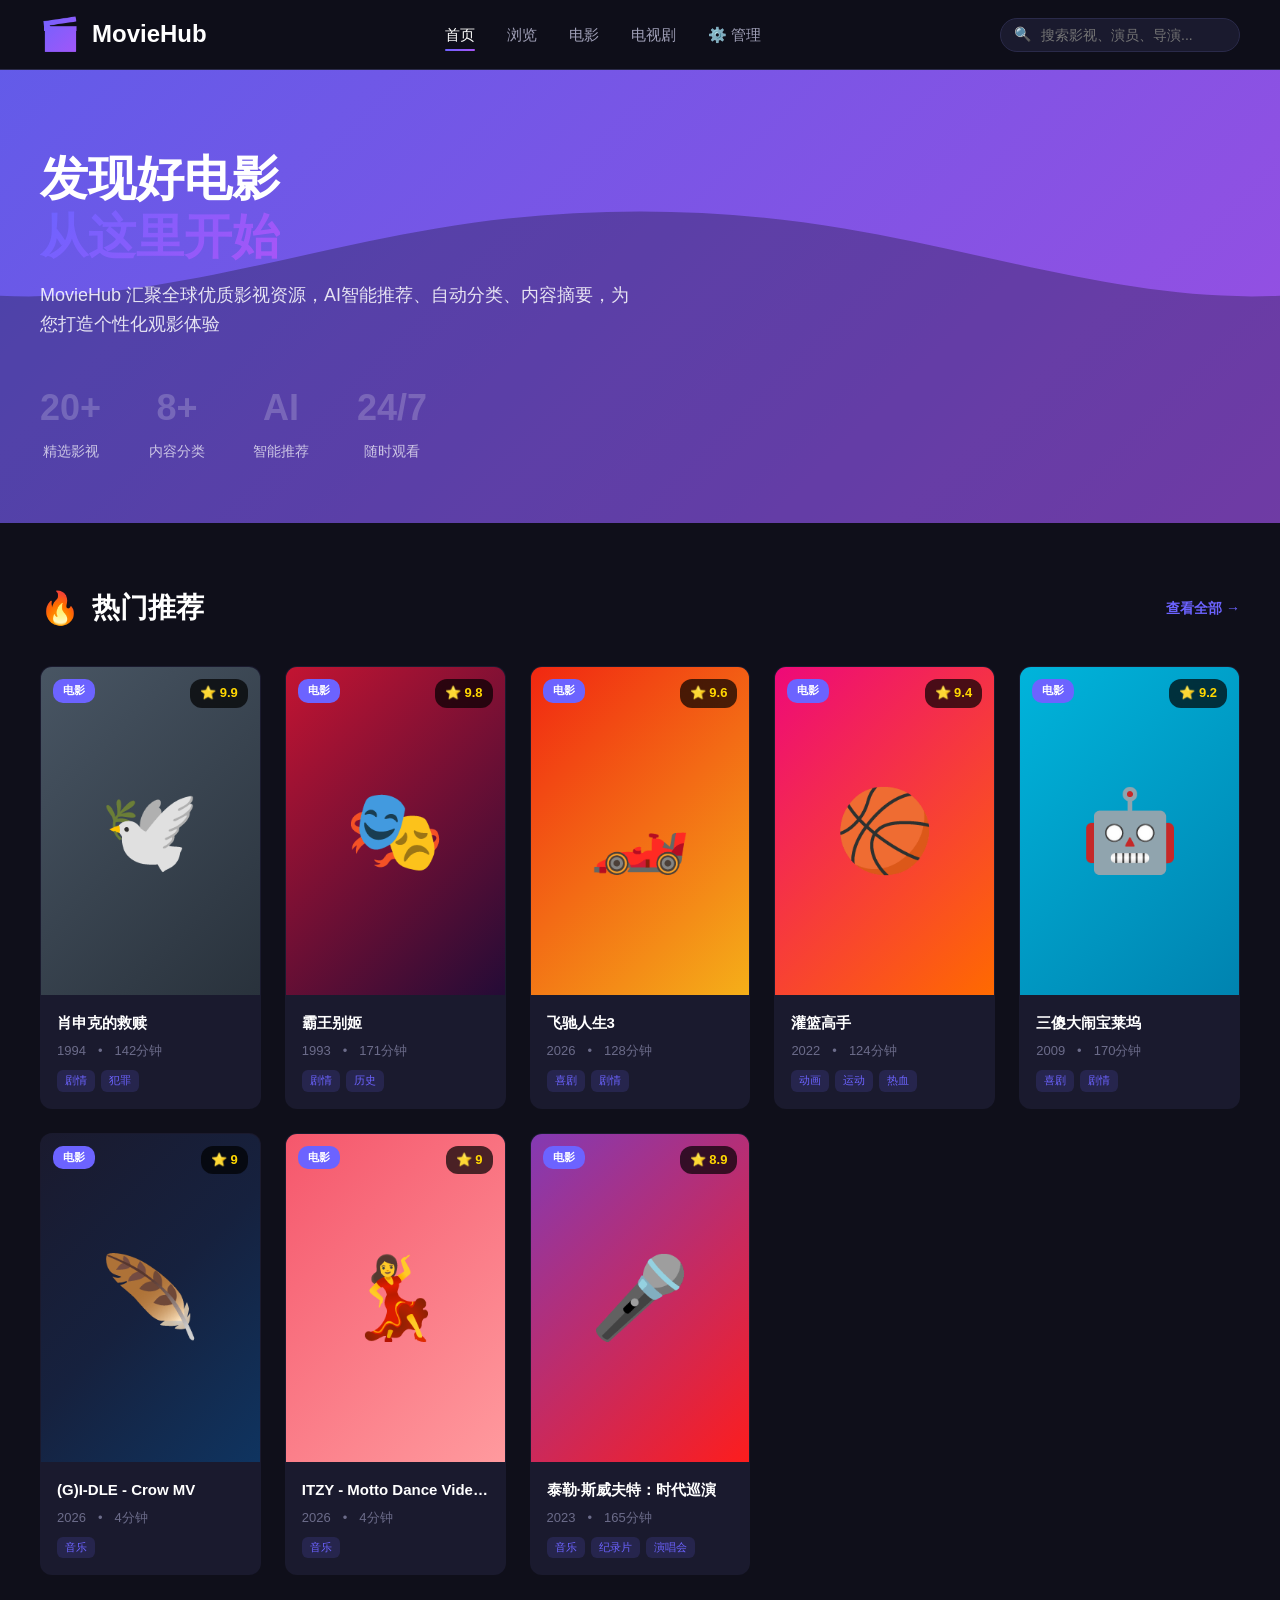
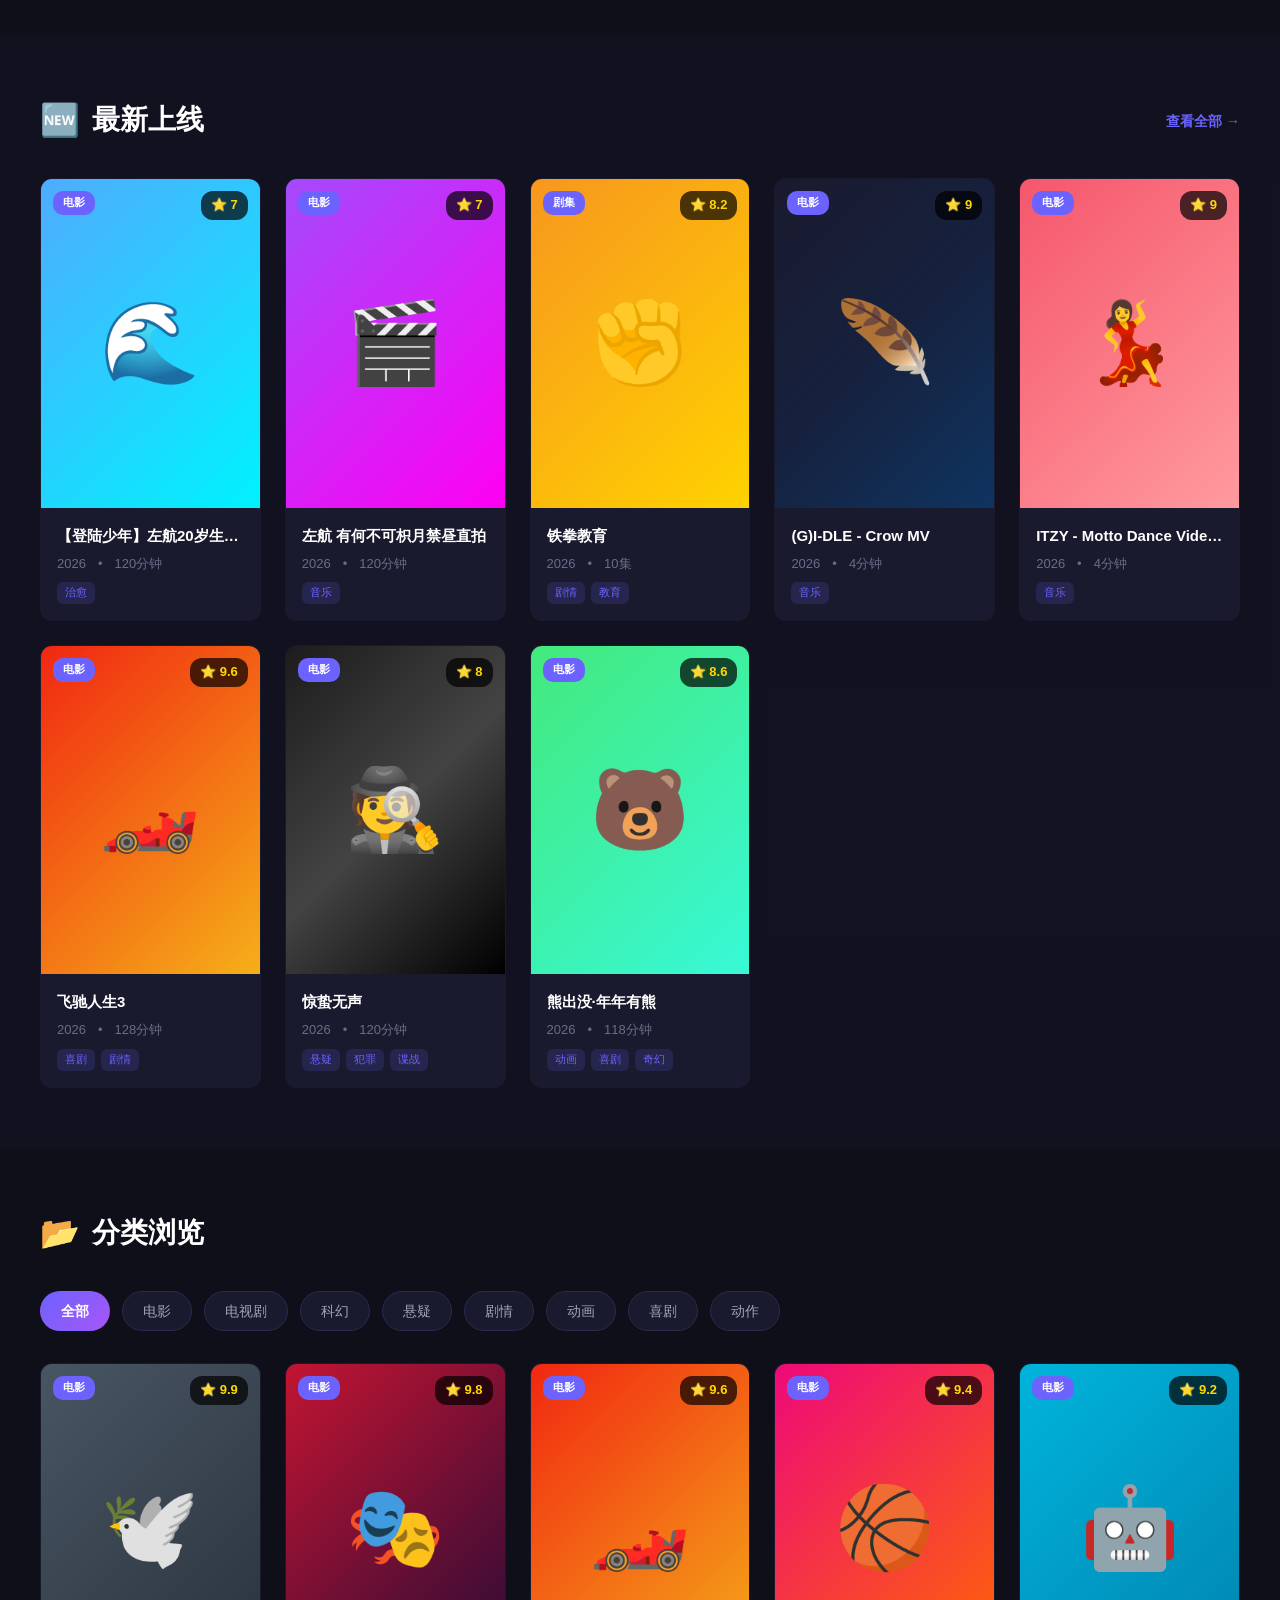
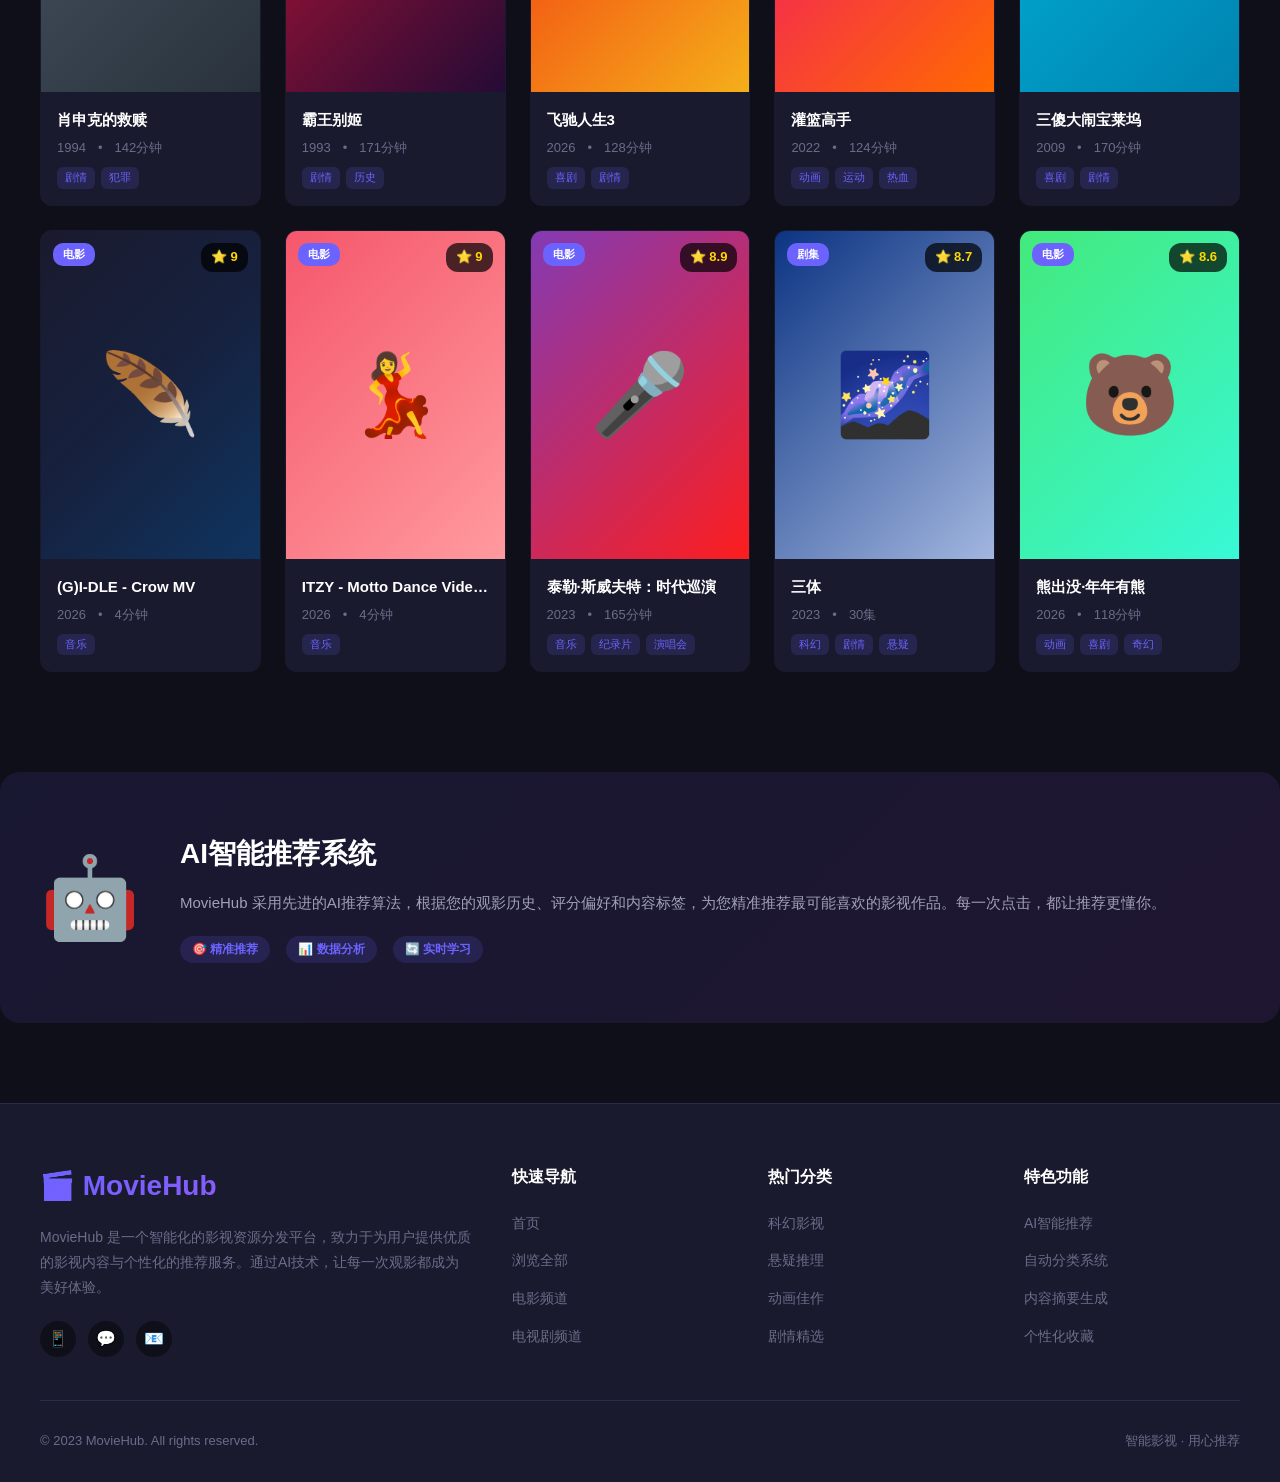
<file: detail.html>
<!DOCTYPE html>
<html lang="zh-CN">
<head>
  <meta charset="UTF-8">
  <meta name="viewport" content="width=device-width, initial-scale=1.0">
  <title>影视详情 - MovieHub</title>
  <link rel="stylesheet" href="css/style.css">
  <link rel="icon" href="🎬">
</head>
<body>
  <!-- 导航栏 -->
  <nav class="navbar">
    <a href="index.html" class="nav-brand">
      <span class="logo">🎬</span>
      <span>MovieHub</span>
    </a>
    <ul class="nav-links">
      <li><a href="index.html">首页</a></li>
      <li><a href="browse.html">浏览</a></li>
      <li><a href="browse.html?type=movie">电影</a></li>
      <li><a href="browse.html?type=tv">电视剧</a></li>
      <li><a href="admin.html">⚙️ 管理</a></li>
    </ul>
    <div class="nav-actions">
      <div class="search-box">
        <span class="search-icon">🔍</span>
        <input type="text" id="searchInput" placeholder="搜索影视、演员、导演...">
      </div>
    </div>
  </nav>

  <!-- 详情页面 -->
  <div class="detail-page" id="detailPage">
    <!-- 加载中 -->
    <div class="loading" id="loading">
      <div class="loading-spinner"></div>
    </div>
  </div>

  <!-- 推荐区域 -->
  <div class="recommendations-section" id="recommendationsSection" style="display: none;">
    <div class="section-header">
      <h2 class="section-title">
        <span class="icon">🎯</span>
        AI为你推荐
      </h2>
    </div>
    <div class="movie-grid" id="recommendationsGrid"></div>
  </div>

  <!-- 页脚 -->
  <footer class="footer">
    <div class="footer-content">
      <div>
        <div class="footer-brand">🎬 MovieHub</div>
        <p class="footer-desc">
          MovieHub 是一个智能化的影视资源分发平台，致力于为用户提供优质的影视内容与个性化的推荐服务。
        </p>
      </div>
      <div>
        <h4 class="footer-title">快速导航</h4>
        <ul class="footer-links">
          <li><a href="index.html">首页</a></li>
          <li><a href="browse.html">浏览全部</a></li>
          <li><a href="browse.html?type=movie">电影频道</a></li>
          <li><a href="browse.html?type=tv">电视剧频道</a></li>
        </ul>
      </div>
      <div>
        <h4 class="footer-title">热门分类</h4>
        <ul class="footer-links">
          <li><a href="browse.html?genre=科幻">科幻影视</a></li>
          <li><a href="browse.html?genre=悬疑">悬疑推理</a></li>
          <li><a href="browse.html?genre=动画">动画佳作</a></li>
          <li><a href="browse.html?genre=剧情">剧情精选</a></li>
        </ul>
      </div>
      <div>
        <h4 class="footer-title">特色功能</h4>
        <ul class="footer-links">
          <li><a href="#">AI智能推荐</a></li>
          <li><a href="#">自动分类系统</a></li>
          <li><a href="#">内容摘要生成</a></li>
          <li><a href="#">个性化收藏</a></li>
        </ul>
      </div>
    </div>
    <div class="footer-bottom">
      <span>© 2023 MovieHub. All rights reserved.</span>
      <span>智能影视 · 用心推荐</span>
    </div>
  </footer>

  <script src="js/data.js"></script>
  <script>
    // 详情页面逻辑
    function renderDetailPage() {
      const urlParams = new URLSearchParams(window.location.search);
      const id = urlParams.get('id');

      if (!id) {
        window.location.href = 'index.html';
        return;
      }

      const movie = getMovieById(parseInt(id));

      if (!movie) {
        document.getElementById('loading').style.display = 'none';
        document.getElementById('detailPage').innerHTML = `
          <div style="text-align: center; padding: 120px 20px; margin-top: 70px;">
            <div style="font-size: 64px; margin-bottom: 16px;">😢</div>
            <h2 style="font-size: 24px; margin-bottom: 12px;">未找到该影视资源</h2>
            <p style="color: var(--text-muted);">
              <a href="index.html" style="color: var(--primary);">返回首页</a>
            </p>
          </div>
        `;
        return;
      }

      // 更新页面标题
      document.title = `${movie.title} - MovieHub`;

      // 渲染详情
      const typeLabel = movie.type === 'movie' ? '电影' : '电视剧';
      const episodeInfo = movie.type === 'tv' ? `${movie.episodes}集 · ${movie.duration}` : movie.duration;
      const statusBadge = movie.type === 'tv' ? `<span class="badge badge-secondary">${movie.status}</span>` : '';

      const detailHTML = `
        <div class="detail-hero" style="background: ${movie.backdrop};">
          <div class="detail-hero-content">
            <div class="detail-poster" id="detailPoster" style="background: ${movie.posterBg};">
              <span style="font-size: 120px;">${movie.poster}</span>
            </div>
            <div class="detail-video" id="detailVideo" style="display:none; background: #000; border-radius: 12px; overflow: hidden; width: 100%; max-width: 560px; aspect-ratio: 16/9; position: relative;">
              <video id="videoPlayer" controls style="width: 100%; height: 100%; object-fit: contain;"></video>
              <iframe id="videoIframe" allowfullscreen allow="autoplay" style="width: 100%; height: 100%; border: none; display: none;"></iframe>
            </div>
            <div class="detail-info">
              <div class="detail-title">${movie.title}</div>
              <div class="detail-title-en">${movie.titleEn} · ${typeLabel}</div>

              <div class="detail-meta">
                <div class="rating-badge">⭐ ${movie.rating}</div>
                <span class="meta-item">📅 ${movie.year}</span>
                <span class="meta-item">⏱️ ${episodeInfo}</span>
                ${statusBadge}
              </div>

              <div class="detail-genres">
                ${movie.genres.map(g => `<span class="detail-genre-tag">${g}</span>`).join('')}
              </div>
            </div>
          </div>
        </div>

        <div style="max-width: 1200px; margin: 0 auto; padding: 40px;">
          <!-- 剧情简介 -->
          <div class="detail-section">
            <div class="detail-section-title">📖 剧情简介</div>
            <div class="detail-summary">${movie.summary}</div>
          </div>

          <!-- AI内容摘要 -->
          <div class="detail-section">
            <div class="ai-summary-box">
              <div class="ai-summary-label">🤖 AI智能摘要</div>
              <div class="ai-summary-text">${movie.aiSummary}</div>
            </div>
          </div>

          <!-- 导演与演员 -->
          <div style="display: grid; grid-template-columns: 1fr 2fr; gap: 40px; margin-top: 32px;">
            <div class="detail-section">
              <div class="detail-section-title">🎬 导演</div>
              <div class="detail-cast">
                <span class="cast-item">${movie.director}</span>
              </div>
            </div>
            <div class="detail-section">
              <div class="detail-section-title">👥 主要演员</div>
              <div class="detail-cast">
                ${movie.cast.map(actor => `<span class="cast-item">${actor}</span>`).join('')}
              </div>
            </div>
          </div>

          <!-- AI标签 -->
          <div class="detail-section" style="margin-top: 32px;">
            <div class="detail-section-title">🏷️ AI智能标签</div>
            <div class="detail-tags">
              ${movie.tags.map(tag => `<span class="detail-tag">#${tag}</span>`).join('')}
            </div>
          </div>
        </div>
      `;

      document.getElementById('loading').style.display = 'none';
      document.getElementById('detailPage').innerHTML = detailHTML;

      // 视频播放逻辑
      if (movie.videoUrl && movie.videoUrl.trim() !== '') {
        document.getElementById('detailPoster').style.display = 'none';
        document.getElementById('detailVideo').style.display = 'block';
        const videoPlayer = document.getElementById('videoPlayer');
        const videoIframe = document.getElementById('videoIframe');

        // 提取真实的视频URL（用户可能粘贴了完整的iframe标签）
        let realUrl = movie.videoUrl;
        if (movie.videoUrl.includes('<iframe')) {
          // 从 iframe 标签中提取 src 属性
          const srcMatch = movie.videoUrl.match(/src=["']([^"']+)["']/);
          if (srcMatch) {
            realUrl = srcMatch[1];
          }
        }

        console.log('[MovieHub] 播放URL:', realUrl);

        if (movie.videoType === 'iframe' || movie.videoUrl.includes('bilibili') || movie.videoUrl.includes('embed') || realUrl.includes('bilibili') || realUrl.includes('embed')) {
          videoIframe.src = realUrl;
          videoIframe.style.display = 'block';
          videoPlayer.style.display = 'none';
        } else {
          videoPlayer.src = realUrl;
          videoPlayer.style.display = 'block';
          videoIframe.style.display = 'none';
        }
      } else {
        document.getElementById('detailPoster').style.display = 'flex';
        document.getElementById('detailVideo').style.display = 'none';
      }

      // 渲染推荐
      renderRecommendations(movie.id);
    }

    function renderRecommendations(currentId) {
      const recommendations = getRecommendations(currentId, 6);

      if (recommendations.length === 0) return;

      document.getElementById('recommendationsSection').style.display = 'block';

      const grid = document.getElementById('recommendationsGrid');
      const app = new MovieHubApp();
      grid.innerHTML = recommendations.map(item => app.createMovieCard(item)).join('');

      grid.querySelectorAll('.movie-card').forEach(card => {
        card.addEventListener('click', () => {
          window.location.href = `detail.html?id=${card.dataset.id}`;
        });
      });
    }

    // 搜索功能
    document.addEventListener('DOMContentLoaded', () => {
      const searchInput = document.getElementById('searchInput');
      if (searchInput) {
        searchInput.addEventListener('input', (e) => {
          const query = e.target.value.trim();
          if (query.length > 0) {
            const results = searchMovies(query);
            if (results.length > 0) {
              // 跳转到浏览页并显示结果
              window.location.href = `browse.html?q=${encodeURIComponent(query)}`;
            }
          }
        });
      }

      renderDetailPage();
    });
  </script>
</body>
</html>
</file>
<file: css/style.css>
/* 影视资源分发网站 - 主样式文件 */
:root {
  --primary: #6c63ff;
  --primary-dark: #5a52d5;
  --secondary: #ff6b6b;
  --bg-dark: #0f0f1a;
  --bg-card: #1a1a2e;
  --bg-card-hover: #222240;
  --text-primary: #ffffff;
  --text-secondary: #a0a0b8;
  --text-muted: #6c6c8a;
  --border-color: #2a2a4a;
  --gradient-primary: linear-gradient(135deg, #6c63ff 0%, #a855f7 100%);
  --gradient-hero: linear-gradient(135deg, rgba(108, 99, 255, 0.9) 0%, rgba(168, 85, 247, 0.9) 100%);
  --shadow-sm: 0 2px 8px rgba(0, 0, 0, 0.3);
  --shadow-md: 0 4px 16px rgba(0, 0, 0, 0.4);
  --shadow-lg: 0 8px 32px rgba(0, 0, 0, 0.5);
  --radius-sm: 8px;
  --radius-md: 12px;
  --radius-lg: 20px;
}

* {
  margin: 0;
  padding: 0;
  box-sizing: border-box;
}

body {
  font-family: -apple-system, BlinkMacSystemFont, 'Segoe UI', 'PingFang SC', 'Hiragino Sans GB', 'Microsoft YaHei', sans-serif;
  background: var(--bg-dark);
  color: var(--text-primary);
  line-height: 1.6;
  overflow-x: hidden;
}

/* 滚动条美化 */
::-webkit-scrollbar {
  width: 8px;
}
::-webkit-scrollbar-track {
  background: var(--bg-dark);
}
::-webkit-scrollbar-thumb {
  background: var(--primary);
  border-radius: 4px;
}

/* 导航栏 */
.navbar {
  position: fixed;
  top: 0;
  left: 0;
  right: 0;
  z-index: 1000;
  background: rgba(15, 15, 26, 0.95);
  backdrop-filter: blur(20px);
  border-bottom: 1px solid var(--border-color);
  padding: 0 40px;
  height: 70px;
  display: flex;
  align-items: center;
  justify-content: space-between;
  transition: all 0.3s ease;
}

.navbar.scrolled {
  background: rgba(15, 15, 26, 0.98);
  box-shadow: var(--shadow-md);
}

.nav-brand {
  display: flex;
  align-items: center;
  gap: 12px;
  text-decoration: none;
  color: var(--text-primary);
  font-size: 24px;
  font-weight: 700;
}

.nav-brand .logo {
  font-size: 32px;
  background: var(--gradient-primary);
  -webkit-background-clip: text;
  -webkit-text-fill-color: transparent;
  background-clip: text;
}

.nav-links {
  display: flex;
  gap: 32px;
  list-style: none;
}

.nav-links a {
  color: var(--text-secondary);
  text-decoration: none;
  font-size: 15px;
  font-weight: 500;
  transition: color 0.3s;
  position: relative;
}

.nav-links a:hover,
.nav-links a.active {
  color: var(--text-primary);
}

.nav-links a.active::after {
  content: '';
  position: absolute;
  bottom: -8px;
  left: 0;
  right: 0;
  height: 2px;
  background: var(--gradient-primary);
  border-radius: 1px;
}

.nav-actions {
  display: flex;
  align-items: center;
  gap: 16px;
}

.search-box {
  position: relative;
  display: flex;
  align-items: center;
}

.search-box input {
  background: var(--bg-card);
  border: 1px solid var(--border-color);
  border-radius: 24px;
  padding: 8px 16px 8px 40px;
  color: var(--text-primary);
  font-size: 14px;
  width: 240px;
  transition: all 0.3s;
  outline: none;
}

.search-box input:focus {
  border-color: var(--primary);
  width: 300px;
  box-shadow: 0 0 0 3px rgba(108, 99, 255, 0.2);
}

.search-box .search-icon {
  position: absolute;
  left: 14px;
  color: var(--text-muted);
  font-size: 14px;
}

/* Hero区域 */
.hero {
  margin-top: 70px;
  padding: 80px 40px 60px;
  background: var(--gradient-hero);
  position: relative;
  overflow: hidden;
}

.hero::before {
  content: '';
  position: absolute;
  top: 0;
  left: 0;
  right: 0;
  bottom: 0;
  background: url('data:image/svg+xml,<svg xmlns="http://www.w3.org/2000/svg" viewBox="0 0 1440 320"><path fill="%230f0f1a" fill-opacity="0.3" d="M0,96L48,112C96,128,192,160,288,160C384,160,480,128,576,112C672,96,768,96,864,112C960,128,1056,160,1152,160C1248,160,1344,128,1392,112L1440,96L1440,320L1392,320C1344,320,1248,320,1152,320C1056,320,960,320,864,320C768,320,672,320,576,320C480,320,384,320,288,320C192,320,96,320,48,320L0,320Z"></path></svg>') bottom center / cover no-repeat;
  pointer-events: none;
}

.hero-content {
  max-width: 1200px;
  margin: 0 auto;
  position: relative;
  z-index: 1;
}

.hero h1 {
  font-size: 48px;
  font-weight: 800;
  margin-bottom: 16px;
  line-height: 1.2;
}

.hero p {
  font-size: 18px;
  color: rgba(255, 255, 255, 0.85);
  max-width: 600px;
  margin-bottom: 32px;
}

.hero-stats {
  display: flex;
  gap: 48px;
  margin-top: 40px;
}

.stat-item {
  text-align: center;
}

.stat-number {
  font-size: 36px;
  font-weight: 800;
  background: rgba(255, 255, 255, 0.2);
  -webkit-background-clip: text;
  -webkit-text-fill-color: transparent;
  background-clip: text;
}

.stat-label {
  font-size: 14px;
  color: rgba(255, 255, 255, 0.7);
  margin-top: 4px;
}

/* 区块样式 */
.section {
  padding: 60px 40px;
  max-width: 1400px;
  margin: 0 auto;
}

.section-header {
  display: flex;
  align-items: center;
  justify-content: space-between;
  margin-bottom: 32px;
}

.section-title {
  font-size: 28px;
  font-weight: 700;
  display: flex;
  align-items: center;
  gap: 12px;
}

.section-title .icon {
  font-size: 32px;
}

.view-all {
  color: var(--primary);
  text-decoration: none;
  font-size: 14px;
  font-weight: 600;
  transition: all 0.3s;
  display: flex;
  align-items: center;
  gap: 6px;
}

.view-all:hover {
  gap: 10px;
  color: var(--primary-dark);
}

/* 分类标签 */
.genre-tabs {
  display: flex;
  gap: 12px;
  margin-bottom: 32px;
  flex-wrap: wrap;
}

.genre-tab {
  padding: 8px 20px;
  background: var(--bg-card);
  border: 1px solid var(--border-color);
  border-radius: 24px;
  color: var(--text-secondary);
  cursor: pointer;
  transition: all 0.3s;
  font-size: 14px;
  font-weight: 500;
  white-space: nowrap;
}

.genre-tab:hover {
  border-color: var(--primary);
  color: var(--text-primary);
}

.genre-tab.active {
  background: var(--gradient-primary);
  border-color: transparent;
  color: white;
  font-weight: 600;
}

/* 影视卡片网格 */
.movie-grid {
  display: grid;
  grid-template-columns: repeat(auto-fill, minmax(220px, 1fr));
  gap: 24px;
}

.movie-card {
  background: var(--bg-card);
  border-radius: var(--radius-md);
  overflow: hidden;
  transition: all 0.3s ease;
  cursor: pointer;
  position: relative;
  border: 1px solid transparent;
}

.movie-card:hover {
  transform: translateY(-8px);
  box-shadow: var(--shadow-lg);
  border-color: var(--primary);
}

.card-poster {
  position: relative;
  aspect-ratio: 2/3;
  overflow: hidden;
  display: flex;
  align-items: center;
  justify-content: center;
  font-size: 80px;
  background-size: cover;
  background-position: center;
}

.card-rating {
  position: absolute;
  top: 12px;
  right: 12px;
  background: rgba(0, 0, 0, 0.7);
  backdrop-filter: blur(10px);
  padding: 4px 10px;
  border-radius: 12px;
  font-size: 13px;
  font-weight: 700;
  color: #ffd700;
  display: flex;
  align-items: center;
  gap: 4px;
}

.card-type-badge {
  position: absolute;
  top: 12px;
  left: 12px;
  background: var(--primary);
  color: white;
  padding: 3px 10px;
  border-radius: 10px;
  font-size: 11px;
  font-weight: 600;
}

.card-info {
  padding: 16px;
}

.card-title {
  font-size: 15px;
  font-weight: 600;
  margin-bottom: 6px;
  white-space: nowrap;
  overflow: hidden;
  text-overflow: ellipsis;
}

.card-meta {
  display: flex;
  align-items: center;
  gap: 12px;
  font-size: 13px;
  color: var(--text-muted);
  margin-bottom: 8px;
}

.card-genres {
  display: flex;
  gap: 6px;
  flex-wrap: wrap;
}

.genre-tag {
  background: rgba(108, 99, 255, 0.15);
  color: var(--primary);
  padding: 2px 8px;
  border-radius: 6px;
  font-size: 11px;
  font-weight: 500;
}

/* 详情页样式 */
.detail-page {
  margin-top: 70px;
}

.detail-hero {
  position: relative;
  padding: 80px 40px 60px;
  min-height: 500px;
  display: flex;
  align-items: center;
}

.detail-hero::before {
  content: '';
  position: absolute;
  top: 0;
  left: 0;
  right: 0;
  bottom: 0;
  background: rgba(15, 15, 26, 0.85);
  z-index: 0;
}

.detail-hero-content {
  max-width: 1200px;
  margin: 0 auto;
  display: flex;
  gap: 48px;
  position: relative;
  z-index: 1;
  width: 100%;
}

.detail-poster {
  flex-shrink: 0;
  width: 320px;
  aspect-ratio: 2/3;
  border-radius: var(--radius-lg);
  overflow: hidden;
  box-shadow: var(--shadow-lg);
  display: flex;
  align-items: center;
  justify-content: center;
  font-size: 120px;
  position: relative;
}

.detail-info {
  flex: 1;
  padding-top: 20px;
}

.detail-title {
  font-size: 42px;
  font-weight: 800;
  margin-bottom: 8px;
}

.detail-title-en {
  font-size: 18px;
  color: var(--text-muted);
  margin-bottom: 20px;
  font-weight: 400;
}

.detail-meta {
  display: flex;
  align-items: center;
  gap: 20px;
  margin-bottom: 24px;
  flex-wrap: wrap;
}

.meta-item {
  display: flex;
  align-items: center;
  gap: 6px;
  font-size: 14px;
  color: var(--text-secondary);
}

.rating-badge {
  background: rgba(255, 215, 0, 0.15);
  color: #ffd700;
  padding: 6px 14px;
  border-radius: 20px;
  font-size: 18px;
  font-weight: 700;
  display: flex;
  align-items: center;
  gap: 6px;
}

.detail-genres {
  display: flex;
  gap: 8px;
  margin-bottom: 24px;
  flex-wrap: wrap;
}

.detail-genre-tag {
  background: var(--gradient-primary);
  color: white;
  padding: 6px 16px;
  border-radius: 20px;
  font-size: 13px;
  font-weight: 600;
}

.detail-section {
  margin-bottom: 24px;
}

.detail-section-title {
  font-size: 16px;
  font-weight: 700;
  margin-bottom: 12px;
  display: flex;
  align-items: center;
  gap: 8px;
}

.detail-summary {
  color: var(--text-secondary);
  font-size: 15px;
  line-height: 1.8;
}

.ai-summary-box {
  background: linear-gradient(135deg, rgba(108, 99, 255, 0.1) 0%, rgba(168, 85, 247, 0.1) 100%);
  border: 1px solid rgba(108, 99, 255, 0.3);
  border-radius: var(--radius-md);
  padding: 24px;
  margin-top: 16px;
  position: relative;
}

.ai-summary-label {
  position: absolute;
  top: -12px;
  left: 20px;
  background: var(--bg-dark);
  padding: 0 12px;
  font-size: 13px;
  font-weight: 700;
  color: var(--primary);
  display: flex;
  align-items: center;
  gap: 6px;
}

.ai-summary-text {
  color: var(--text-secondary);
  font-size: 14px;
  line-height: 1.8;
  text-align: justify;
}

.detail-cast {
  display: flex;
  gap: 16px;
  flex-wrap: wrap;
}

.cast-item {
  background: var(--bg-card);
  padding: 8px 16px;
  border-radius: var(--radius-sm);
  font-size: 14px;
  color: var(--text-secondary);
  border: 1px solid var(--border-color);
}

.detail-tags {
  display: flex;
  gap: 8px;
  flex-wrap: wrap;
}

.detail-tag {
  background: rgba(255, 107, 107, 0.1);
  color: var(--secondary);
  padding: 4px 12px;
  border-radius: 16px;
  font-size: 12px;
  font-weight: 500;
  border: 1px solid rgba(255, 107, 107, 0.2);
}

/* 推荐区域 */
.recommendations-section {
  padding: 60px 40px;
  max-width: 1400px;
  margin: 0 auto;
}

/* 浏览页样式 */
.browse-page {
  margin-top: 70px;
  padding: 40px;
  max-width: 1400px;
  margin-left: auto;
  margin-right: auto;
}

.browse-filters {
  display: flex;
  gap: 16px;
  margin-bottom: 32px;
  flex-wrap: wrap;
  align-items: center;
}

.filter-group {
  display: flex;
  align-items: center;
  gap: 8px;
}

.filter-label {
  font-size: 14px;
  color: var(--text-muted);
  font-weight: 500;
}

.filter-select {
  background: var(--bg-card);
  border: 1px solid var(--border-color);
  border-radius: var(--radius-sm);
  padding: 8px 16px;
  color: var(--text-primary);
  font-size: 14px;
  outline: none;
  cursor: pointer;
}

.filter-select:focus {
  border-color: var(--primary);
}

.browse-results-info {
  color: var(--text-muted);
  font-size: 14px;
  margin-bottom: 24px;
}

/* 页脚 */
.footer {
  background: var(--bg-card);
  border-top: 1px solid var(--border-color);
  padding: 60px 40px 30px;
  margin-top: 80px;
}

.footer-content {
  max-width: 1200px;
  margin: 0 auto;
  display: grid;
  grid-template-columns: 2fr 1fr 1fr 1fr;
  gap: 40px;
  margin-bottom: 40px;
}

.footer-brand {
  font-size: 28px;
  font-weight: 700;
  margin-bottom: 16px;
  background: var(--gradient-primary);
  -webkit-background-clip: text;
  -webkit-text-fill-color: transparent;
  background-clip: text;
}

.footer-desc {
  color: var(--text-muted);
  font-size: 14px;
  line-height: 1.8;
  margin-bottom: 20px;
}

.footer-social {
  display: flex;
  gap: 12px;
}

.social-link {
  width: 36px;
  height: 36px;
  border-radius: 50%;
  background: var(--bg-dark);
  display: flex;
  align-items: center;
  justify-content: center;
  text-decoration: none;
  font-size: 16px;
  transition: all 0.3s;
}

.social-link:hover {
  background: var(--primary);
  transform: translateY(-2px);
}

.footer-title {
  font-size: 16px;
  font-weight: 600;
  margin-bottom: 20px;
  color: var(--text-primary);
}

.footer-links {
  list-style: none;
}

.footer-links li {
  margin-bottom: 12px;
}

.footer-links a {
  color: var(--text-muted);
  text-decoration: none;
  font-size: 14px;
  transition: color 0.3s;
}

.footer-links a:hover {
  color: var(--primary);
}

.footer-bottom {
  max-width: 1200px;
  margin: 0 auto;
  padding-top: 30px;
  border-top: 1px solid var(--border-color);
  display: flex;
  justify-content: space-between;
  align-items: center;
  color: var(--text-muted);
  font-size: 13px;
}

/* 加载动画 */
.loading {
  display: flex;
  justify-content: center;
  align-items: center;
  padding: 60px;
}

.loading-spinner {
  width: 40px;
  height: 40px;
  border: 3px solid var(--border-color);
  border-top-color: var(--primary);
  border-radius: 50%;
  animation: spin 0.8s linear infinite;
}

@keyframes spin {
  to { transform: rotate(360deg); }
}

/* 空状态 */
.empty-state {
  text-align: center;
  padding: 80px 20px;
  color: var(--text-muted);
}

.empty-state .icon {
  font-size: 64px;
  margin-bottom: 16px;
}

.empty-state p {
  font-size: 16px;
}

/* 响应式 */
@media (max-width: 1024px) {
  .detail-hero-content {
    flex-direction: column;
    align-items: center;
    text-align: center;
  }

  .detail-poster {
    width: 260px;
  }

  .detail-meta {
    justify-content: center;
  }

  .detail-genres {
    justify-content: center;
  }

  .footer-content {
    grid-template-columns: 1fr 1fr;
  }
}

@media (max-width: 768px) {
  .navbar {
    padding: 0 20px;
  }

  .nav-links {
    display: none;
  }

  .search-box input {
    width: 180px;
  }

  .search-box input:focus {
    width: 220px;
  }

  .hero {
    padding: 60px 20px 40px;
  }

  .hero h1 {
    font-size: 32px;
  }

  .hero-stats {
    gap: 24px;
  }

  .stat-number {
    font-size: 28px;
  }

  .section {
    padding: 40px 20px;
  }

  .movie-grid {
    grid-template-columns: repeat(auto-fill, minmax(160px, 1fr));
    gap: 16px;
  }

  .detail-hero {
    padding: 60px 20px 40px;
  }

  .detail-title {
    font-size: 28px;
  }

  .footer-content {
    grid-template-columns: 1fr;
  }
}

/* 工具类 */
.text-gradient {
  background: var(--gradient-primary);
  -webkit-background-clip: text;
  -webkit-text-fill-color: transparent;
  background-clip: text;
}

.badge {
  display: inline-flex;
  align-items: center;
  gap: 4px;
  padding: 4px 12px;
  border-radius: 20px;
  font-size: 12px;
  font-weight: 600;
}

.badge-primary {
  background: rgba(108, 99, 255, 0.15);
  color: var(--primary);
}

.badge-secondary {
  background: rgba(255, 107, 107, 0.15);
  color: var(--secondary);
}
</file>
